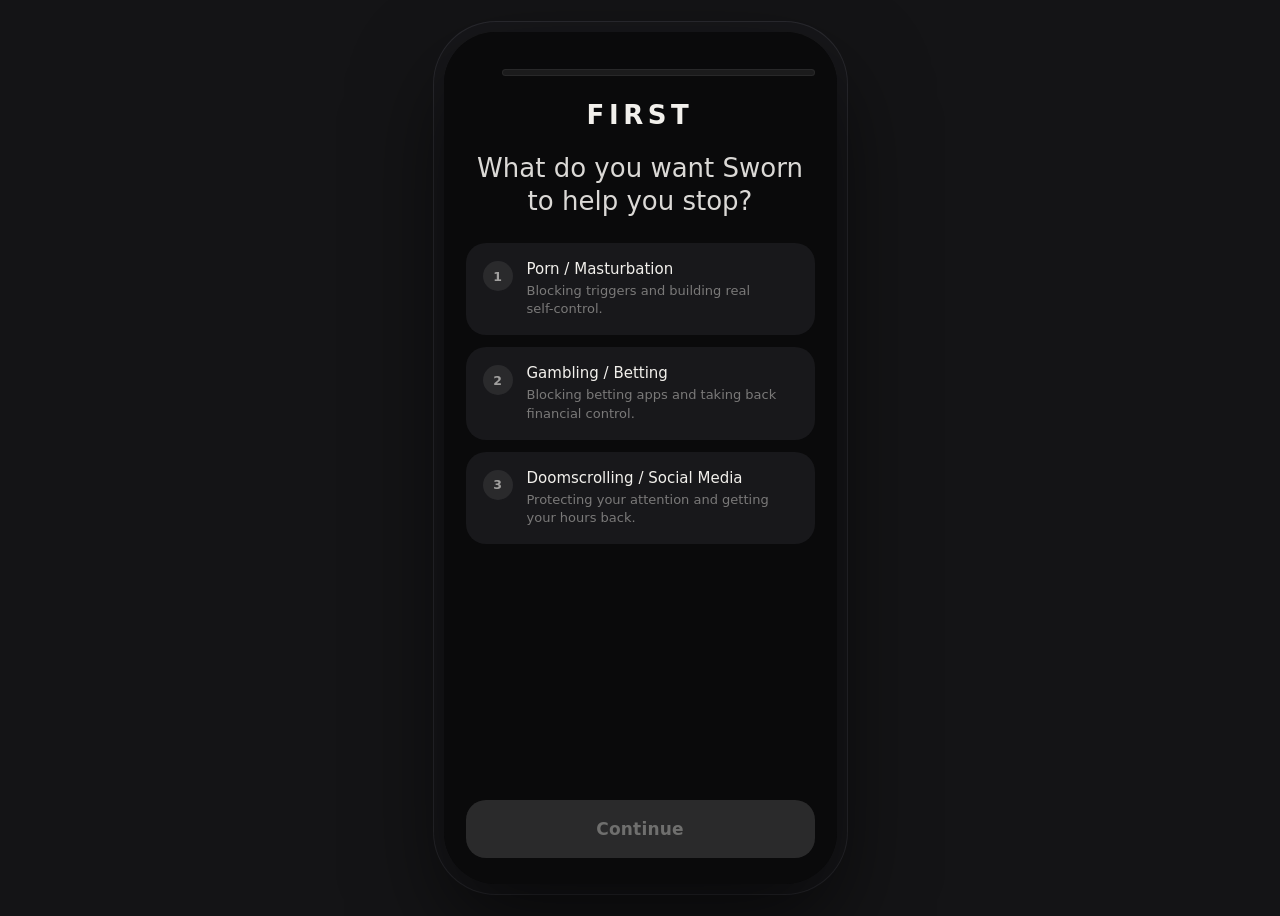
<file: index.html>
<!DOCTYPE html>
<html lang="en">
<head>
<meta charset="utf-8">
<!-- viewport-fit=cover is what makes env(safe-area-inset-*) non-zero on iOS.
     Without it every safe-area calculation below silently resolves to 0. -->
<meta name="viewport" content="width=device-width, initial-scale=1, maximum-scale=1, user-scalable=no, viewport-fit=cover">
<title>Sworn Onboarding</title>
<link rel="stylesheet" href="styles.css">
</head>
<body>

<div class="stage">
  <div class="phone" id="phone">
    <div class="phone__glow"></div>
    <div class="phone__noise"></div>

    <div id="chrome"></div>
    <div id="screen"></div>
  </div>
</div>

<script src="behavior.js"></script>
<script src="why.js"></script>
<script src="app.js"></script>
</body>
</html>
</file>
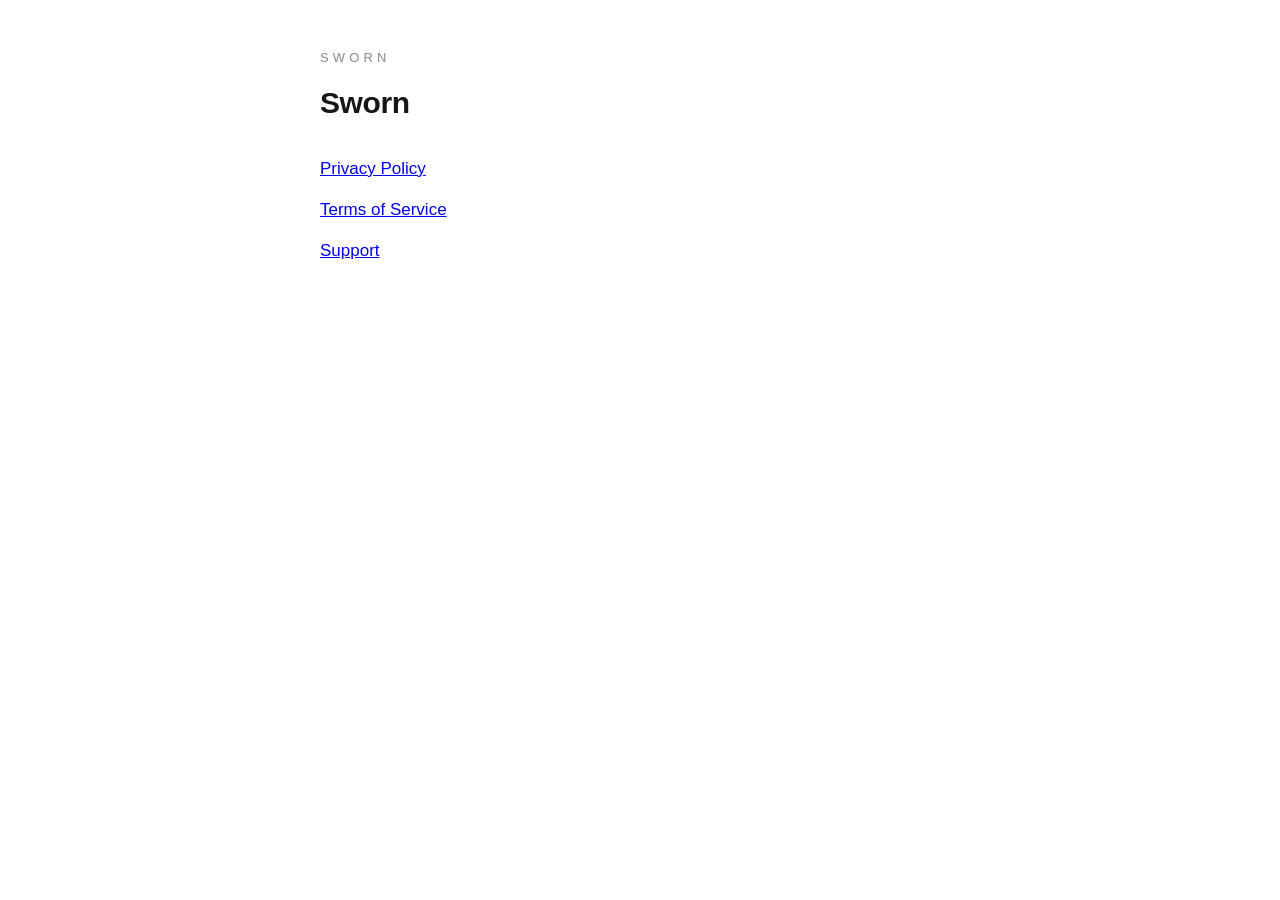
<file: docs/index.html>
<!doctype html>
<html lang="en"><head>
<meta charset="utf-8">
<meta name="viewport" content="width=device-width,initial-scale=1">
<title>Sworn — Sworn</title>
<style>
  :root { color-scheme: light dark; }
  body {
    margin: 0 auto; padding: 48px 22px 96px; max-width: 40rem;
    font: 17px/1.6 -apple-system, BlinkMacSystemFont, "Segoe UI", Roboto, sans-serif;
    background: #fff; color: #16161a;
  }
  @media (prefers-color-scheme: dark) { body { background: #0d0d0f; color: #ececf0; } }
  .brand { font-size: 13px; letter-spacing: .32em; text-transform: uppercase; opacity: .5; }
  h1 { font-size: 30px; letter-spacing: -.4px; margin: 10px 0 28px; }
  h3 { font-size: 18px; margin: 34px 0 8px; }
  p { margin: 0 0 14px; text-wrap: pretty; }
  .doc-meta { font-size: 14px; opacity: .55; }
  nav { margin-top: 56px; font-size: 15px; opacity: .7; }
  nav a { color: inherit; margin-right: 18px; }
</style>
</head><body>
<div class="brand">Sworn</div>
<h1>Sworn</h1>
<p><a href="privacy.html">Privacy Policy</a></p>
<p><a href="terms.html">Terms of Service</a></p>
<p><a href="support.html">Support</a></p>
<nav></nav>
</body></html>
</file>
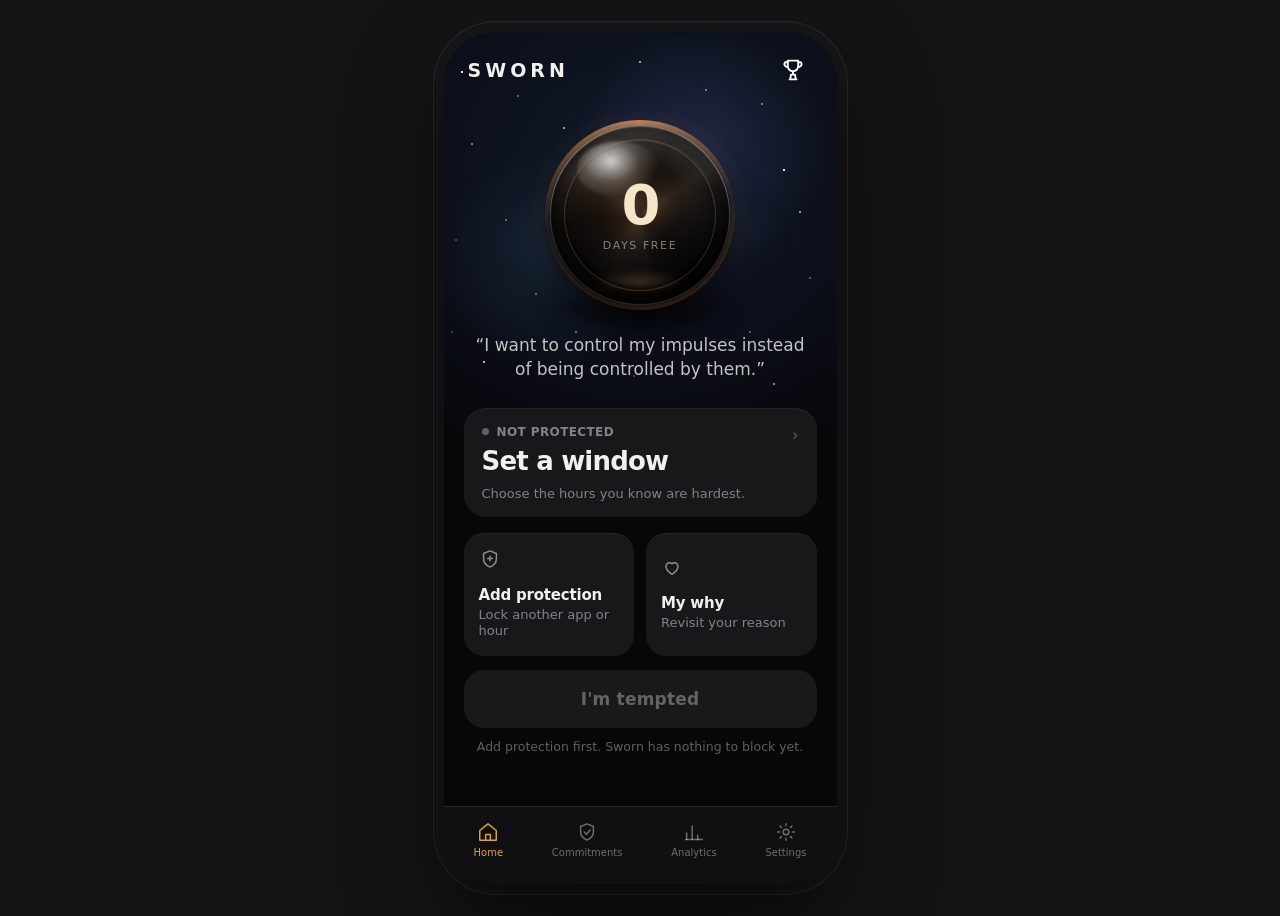
<file: home.html>
<!DOCTYPE html>
<html lang="en">
<head>
<meta charset="utf-8">
<meta name="viewport" content="width=device-width, initial-scale=1, maximum-scale=1, user-scalable=no, viewport-fit=cover">
<title>Sworn</title>
<link rel="stylesheet" href="styles.css">
<link rel="stylesheet" href="home.css">
</head>
<body>

<div class="stage">
  <div class="phone" id="phone">
    <div id="backdrop"></div>
    <div id="screen"></div>
    <div id="nav"></div>
    <div id="layer"></div>
  </div>
</div>

<script src="behavior.js"></script>
<script src="why.js"></script>
<!-- DEBUG builds only; stripped from the Release bundle. -->
<script>
/* dev.js is stripped from Release bundles; only ask for it when the debug
   flag says it exists, so shipped builds never log a failed load. */
if (window.__swornDebug === true || /[?&]debug=1\b/.test(location.search)) {
  document.write('<script src="dev.js"><\/script>');
}
</script>
<script src="home.js"></script>
</body>
</html>
</file>
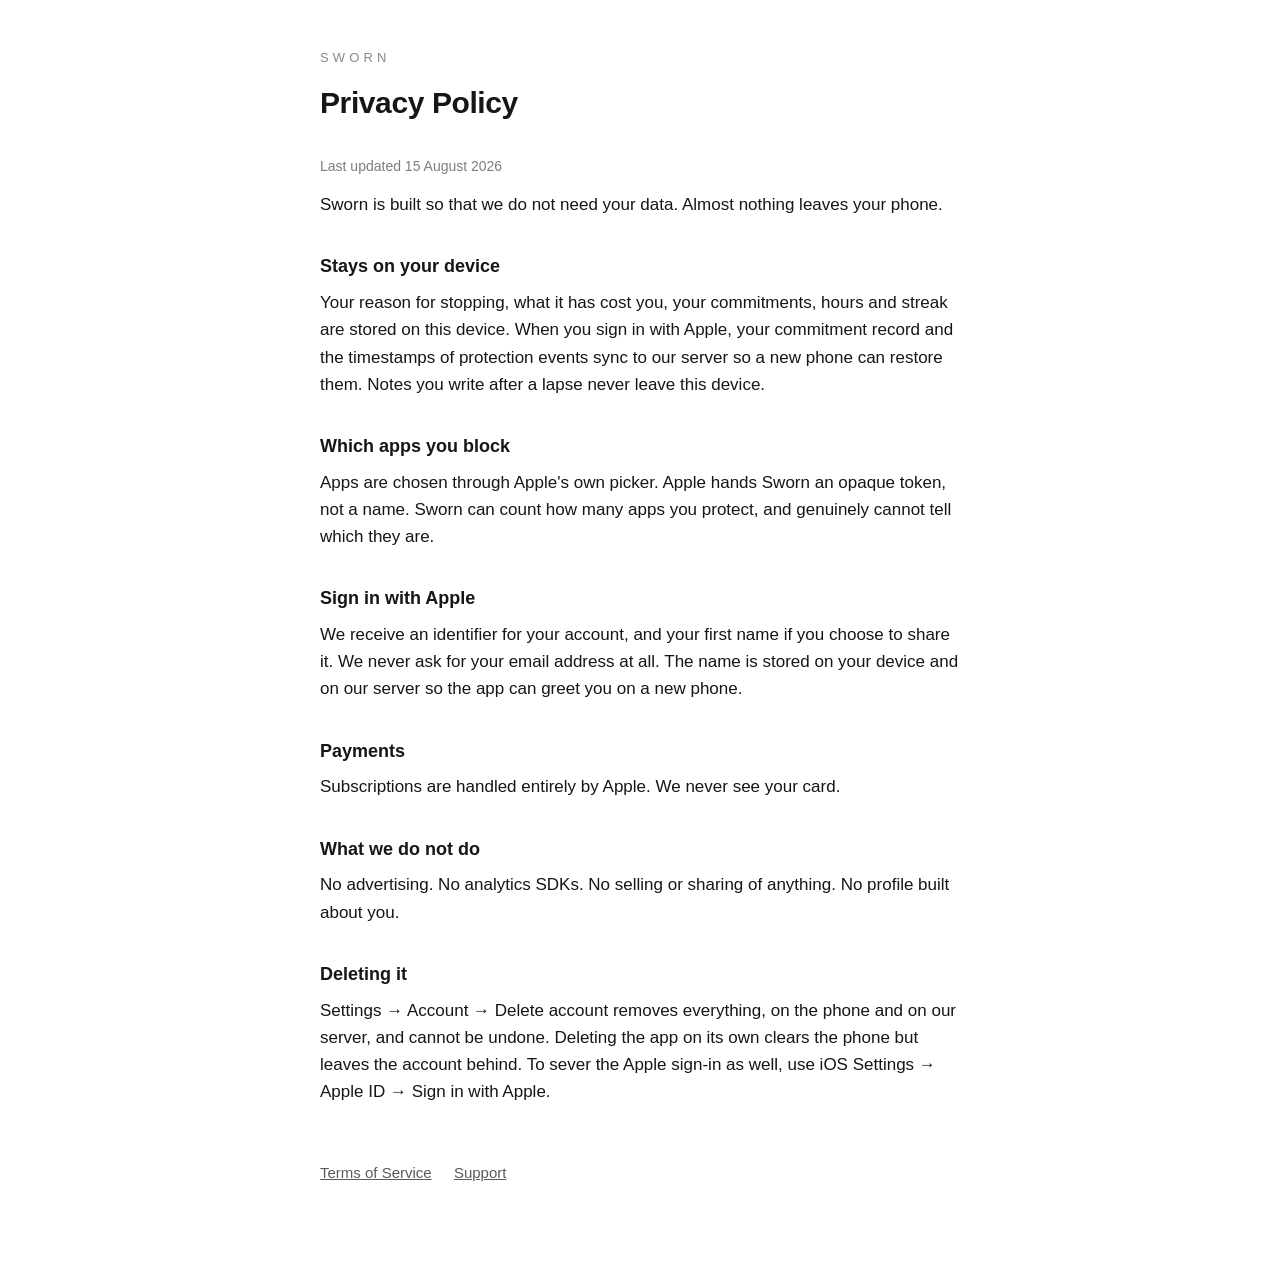
<file: docs/privacy.html>
<!doctype html>
<html lang="en"><head>
<meta charset="utf-8">
<meta name="viewport" content="width=device-width,initial-scale=1">
<title>Privacy Policy — Sworn</title>
<style>
  :root { color-scheme: light dark; }
  body {
    margin: 0 auto; padding: 48px 22px 96px; max-width: 40rem;
    font: 17px/1.6 -apple-system, BlinkMacSystemFont, "Segoe UI", Roboto, sans-serif;
    background: #fff; color: #16161a;
  }
  @media (prefers-color-scheme: dark) { body { background: #0d0d0f; color: #ececf0; } }
  .brand { font-size: 13px; letter-spacing: .32em; text-transform: uppercase; opacity: .5; }
  h1 { font-size: 30px; letter-spacing: -.4px; margin: 10px 0 28px; }
  h3 { font-size: 18px; margin: 34px 0 8px; }
  p { margin: 0 0 14px; text-wrap: pretty; }
  .doc-meta { font-size: 14px; opacity: .55; }
  nav { margin-top: 56px; font-size: 15px; opacity: .7; }
  nav a { color: inherit; margin-right: 18px; }
</style>
</head><body>
<div class="brand">Sworn</div>
<h1>Privacy Policy</h1>
<p class="doc-meta">Last updated 15 August 2026</p>
    <p>Sworn is built so that we do not need your data. Almost nothing leaves your phone.</p>
    <h3>Stays on your device</h3>
    <p>Your reason for stopping, what it has cost you, your commitments, hours and streak are stored on this device. When you sign in with Apple, your commitment record and the timestamps of protection events sync to our server so a new phone can restore them. Notes you write after a lapse never leave this device.</p>
    <h3>Which apps you block</h3>
    <p>Apps are chosen through Apple's own picker. Apple hands Sworn an opaque token, not a name. Sworn can count how many apps you protect, and genuinely cannot tell which they are.</p>
    <h3>Sign in with Apple</h3>
    <p>We receive an identifier for your account, and your first name if you choose to share it. We never ask for your email address at all. The name is stored on your device and on our server so the app can greet you on a new phone.</p>
    <h3>Payments</h3>
    <p>Subscriptions are handled entirely by Apple. We never see your card.</p>
    <h3>What we do not do</h3>
    <p>No advertising. No analytics SDKs. No selling or sharing of anything. No profile built about you.</p>
    <h3>Deleting it</h3>
    <p>Settings → Account → Delete account removes everything, on the phone and on our server, and cannot be undone. Deleting the app on its own clears the phone but leaves the account behind. To sever the Apple sign-in as well, use iOS Settings → Apple ID → Sign in with Apple.</p>
<nav><a href="terms.html">Terms of Service</a> <a href="support.html">Support</a></nav>
</body></html>
</file>
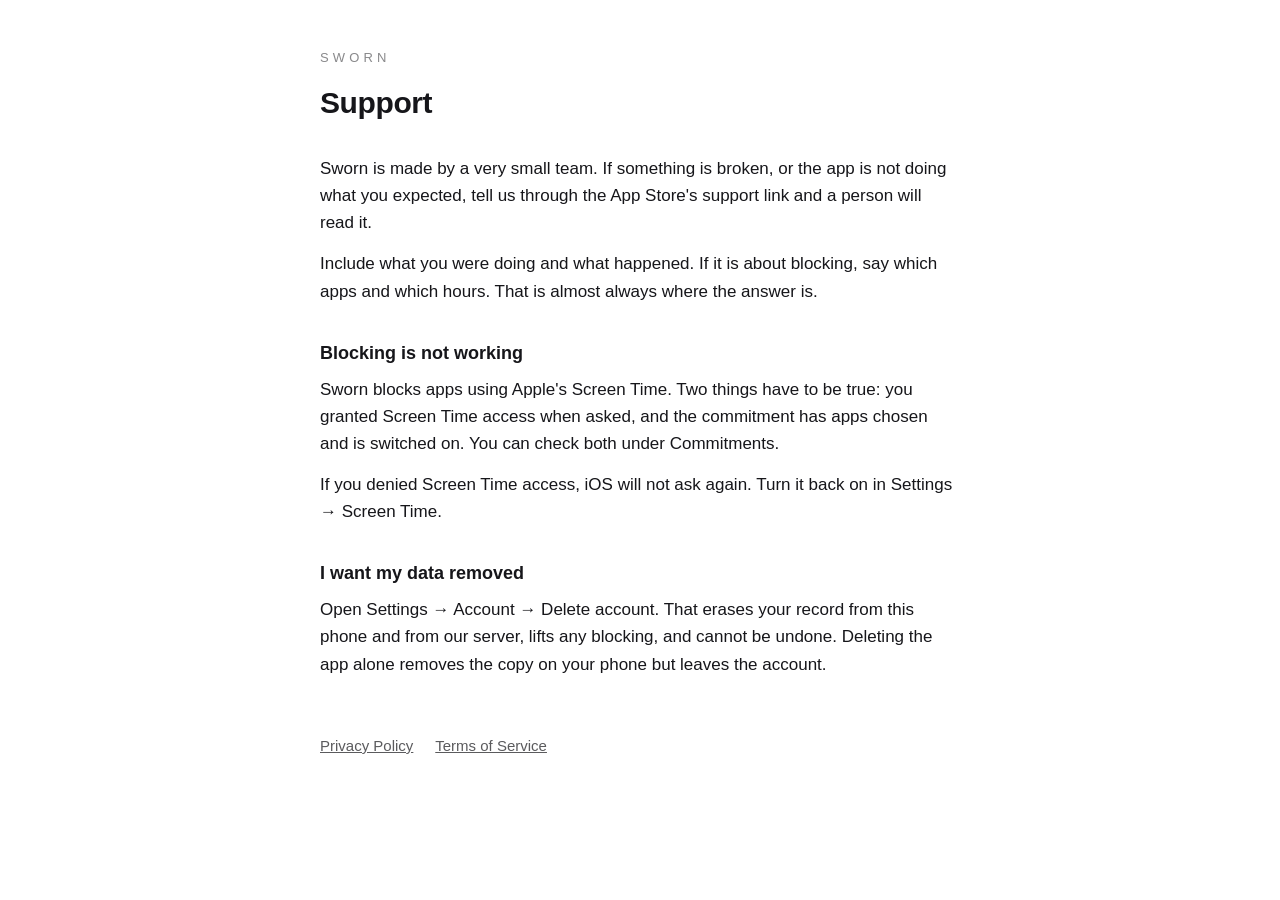
<file: docs/support.html>
<!doctype html>
<html lang="en"><head>
<meta charset="utf-8">
<meta name="viewport" content="width=device-width,initial-scale=1">
<title>Support — Sworn</title>
<style>
  :root { color-scheme: light dark; }
  body {
    margin: 0 auto; padding: 48px 22px 96px; max-width: 40rem;
    font: 17px/1.6 -apple-system, BlinkMacSystemFont, "Segoe UI", Roboto, sans-serif;
    background: #fff; color: #16161a;
  }
  @media (prefers-color-scheme: dark) { body { background: #0d0d0f; color: #ececf0; } }
  .brand { font-size: 13px; letter-spacing: .32em; text-transform: uppercase; opacity: .5; }
  h1 { font-size: 30px; letter-spacing: -.4px; margin: 10px 0 28px; }
  h3 { font-size: 18px; margin: 34px 0 8px; }
  p { margin: 0 0 14px; text-wrap: pretty; }
  .doc-meta { font-size: 14px; opacity: .55; }
  nav { margin-top: 56px; font-size: 15px; opacity: .7; }
  nav a { color: inherit; margin-right: 18px; }
</style>
</head><body>
<div class="brand">Sworn</div>
<h1>Support</h1>
<p>Sworn is made by a very small team. If something is broken, or the app is not doing what you expected, tell us through the App Store's support link and a person will read it.</p>
    <p>Include what you were doing and what happened. If it is about blocking, say which apps and which hours. That is almost always where the answer is.</p>
    <h3>Blocking is not working</h3>
    <p>Sworn blocks apps using Apple's Screen Time. Two things have to be true: you granted Screen Time access when asked, and the commitment has apps chosen and is switched on. You can check both under Commitments.</p>
    <p>If you denied Screen Time access, iOS will not ask again. Turn it back on in Settings → Screen Time.</p>
    <h3>I want my data removed</h3>
    <p>Open Settings → Account → Delete account. That erases your record from this phone and from our server, lifts any blocking, and cannot be undone. Deleting the app alone removes the copy on your phone but leaves the account.</p>
<nav><a href="privacy.html">Privacy Policy</a> <a href="terms.html">Terms of Service</a></nav>
</body></html>
</file>
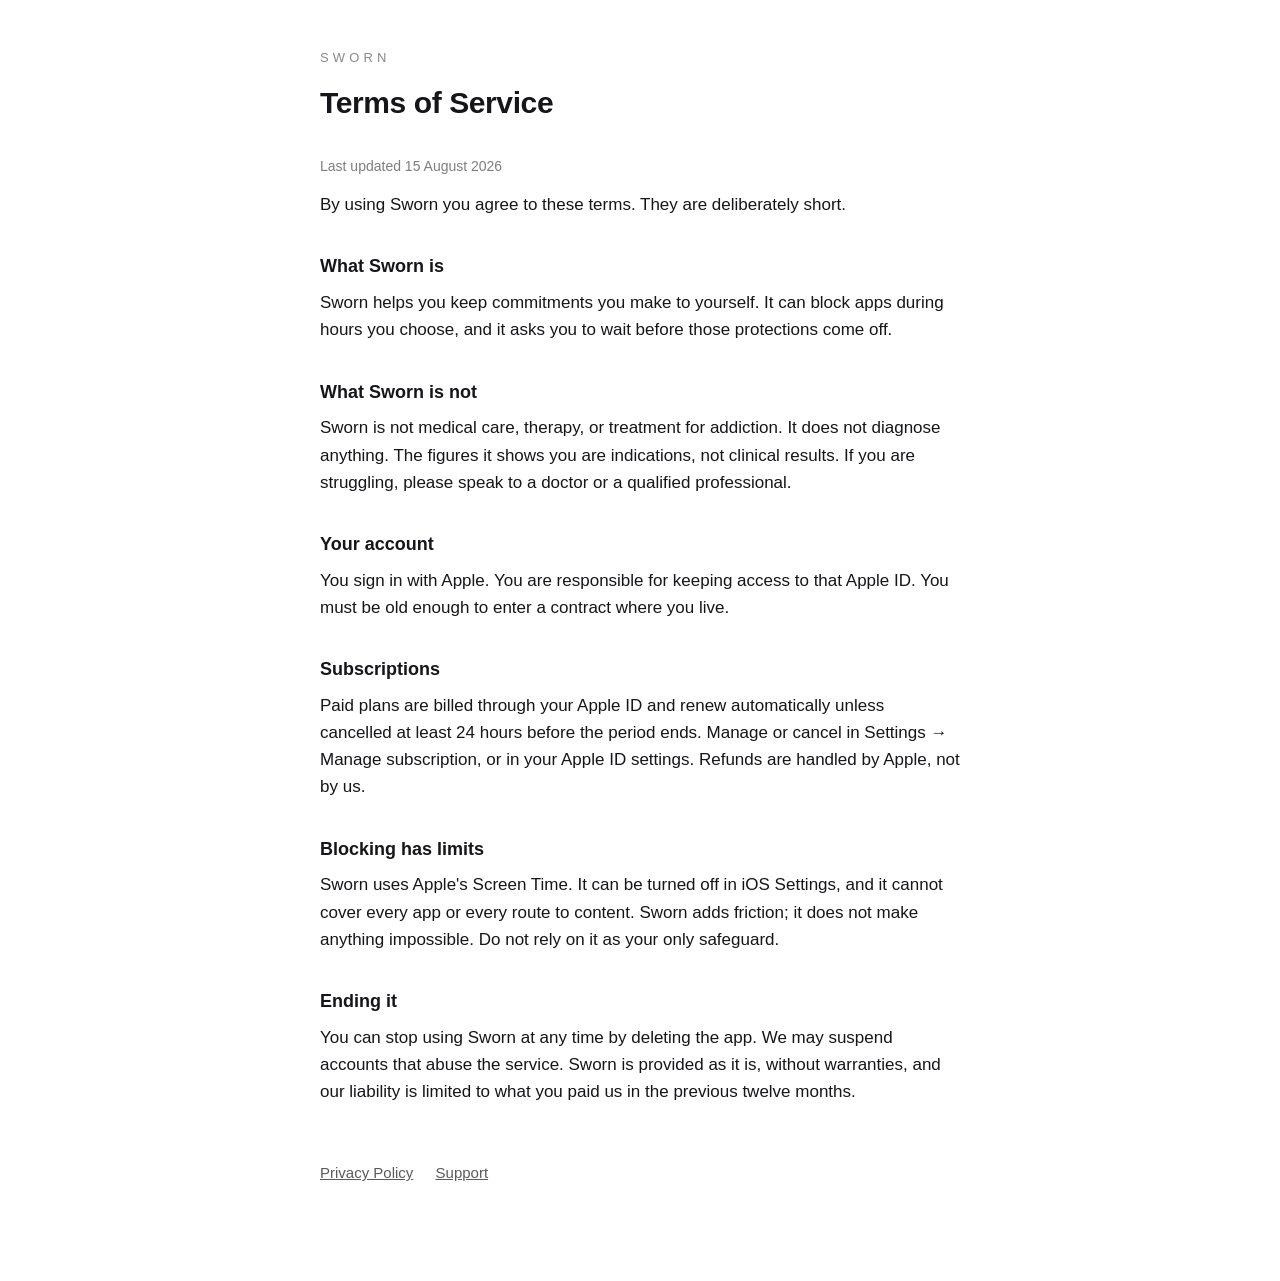
<file: docs/terms.html>
<!doctype html>
<html lang="en"><head>
<meta charset="utf-8">
<meta name="viewport" content="width=device-width,initial-scale=1">
<title>Terms of Service — Sworn</title>
<style>
  :root { color-scheme: light dark; }
  body {
    margin: 0 auto; padding: 48px 22px 96px; max-width: 40rem;
    font: 17px/1.6 -apple-system, BlinkMacSystemFont, "Segoe UI", Roboto, sans-serif;
    background: #fff; color: #16161a;
  }
  @media (prefers-color-scheme: dark) { body { background: #0d0d0f; color: #ececf0; } }
  .brand { font-size: 13px; letter-spacing: .32em; text-transform: uppercase; opacity: .5; }
  h1 { font-size: 30px; letter-spacing: -.4px; margin: 10px 0 28px; }
  h3 { font-size: 18px; margin: 34px 0 8px; }
  p { margin: 0 0 14px; text-wrap: pretty; }
  .doc-meta { font-size: 14px; opacity: .55; }
  nav { margin-top: 56px; font-size: 15px; opacity: .7; }
  nav a { color: inherit; margin-right: 18px; }
</style>
</head><body>
<div class="brand">Sworn</div>
<h1>Terms of Service</h1>
<p class="doc-meta">Last updated 15 August 2026</p>
    <p>By using Sworn you agree to these terms. They are deliberately short.</p>
    <h3>What Sworn is</h3>
    <p>Sworn helps you keep commitments you make to yourself. It can block apps during hours you choose, and it asks you to wait before those protections come off.</p>
    <h3>What Sworn is not</h3>
    <p>Sworn is not medical care, therapy, or treatment for addiction. It does not diagnose anything. The figures it shows you are indications, not clinical results. If you are struggling, please speak to a doctor or a qualified professional.</p>
    <h3>Your account</h3>
    <p>You sign in with Apple. You are responsible for keeping access to that Apple ID. You must be old enough to enter a contract where you live.</p>
    <h3>Subscriptions</h3>
    <p>Paid plans are billed through your Apple ID and renew automatically unless cancelled at least 24 hours before the period ends. Manage or cancel in Settings → Manage subscription, or in your Apple ID settings. Refunds are handled by Apple, not by us.</p>
    <h3>Blocking has limits</h3>
    <p>Sworn uses Apple's Screen Time. It can be turned off in iOS Settings, and it cannot cover every app or every route to content. Sworn adds friction; it does not make anything impossible. Do not rely on it as your only safeguard.</p>
    <h3>Ending it</h3>
    <p>You can stop using Sworn at any time by deleting the app. We may suspend accounts that abuse the service. Sworn is provided as it is, without warranties, and our liability is limited to what you paid us in the previous twelve months.</p>
<nav><a href="privacy.html">Privacy Policy</a> <a href="support.html">Support</a></nav>
</body></html>
</file>
<file: styles.css>
/* Sworn — onboarding
   Design tokens and components ported from "Sworn Onboarding.dc.html". */

:root {
  --bg: #0a0a0b;
  --ink: #f2f0ec;
  --gold: #d9a441;
  --gold-lt: #e7bc6a;
  --gold-dk: #c8933a;
  --cream: #f4e6c8;
  --on-gold: #1a1408;
  --gold-grad: linear-gradient(180deg, #e7bc6a, #c8933a);
  --sf: -apple-system, 'SF Pro Text', 'Helvetica Neue', system-ui, sans-serif;
  --card: #18181b;
  --card-on: #1f1f24;
  --green: #34c759;
  --line: rgba(255, 255, 255, .1);
  --surface: rgba(255, 255, 255, .042);
  --surface-bd: rgba(255, 255, 255, .075);
}

* { box-sizing: border-box; }

body {
  margin: 0;
  background: #141416;
  font-family: var(--sf);
  -webkit-font-smoothing: antialiased;
}

a { color: var(--gold); }
a:hover { color: var(--gold-lt); }

@keyframes rise {
  from { opacity: 0; transform: translateY(12px); }
  to   { opacity: 1; transform: none; }
}
@keyframes floaty {
  0%, 100% { transform: translateY(0); }
  50%      { transform: translateY(-10px); }
}

.anim-rise      { animation: rise .4s ease both; }
.anim-rise-fast { animation: rise .35s ease both; }

@media (prefers-reduced-motion: reduce) {
  *, *::before, *::after {
    animation-duration: .01ms !important;
    animation-iteration-count: 1 !important;
    transition-duration: .01ms !important;
  }
}

/* Selectable controls are real buttons — strip the UA chrome, keep the design. */
.opt, .age, .pickrow, .goal, .plan, .skip, .notlater,
.back-circle, .chrome__back, .slide__dot {
  font-family: inherit;
  font-size: inherit;
  color: inherit;
  margin: 0;
  -webkit-appearance: none;
  appearance: none;
  text-align: left;
}

:focus-visible {
  outline: 2px solid rgba(242, 240, 236, .6);
  outline-offset: 3px;
}

/* ---------------------------------------------------------------- shell */

.stage {
  min-height: 100vh;
  display: flex;
  align-items: center;
  justify-content: center;
  padding: 32px;
  background: #141416;
}

.phone {
  position: relative;
  flex: 0 0 393px;
  width: 393px;
  height: 852px;
  border-radius: 52px;
  overflow: hidden;
  background: var(--bg);
  box-shadow: 0 40px 90px rgba(0, 0, 0, .6), 0 0 0 10px #17171a, 0 0 0 11px #2a2a2f;
  color: var(--ink);

  /* The device draws the real status bar and home indicator; leave room for
     them. Both collapse to 0 in a desktop browser. */
  --safe-top: env(safe-area-inset-top, 0px);
  --safe-bottom: env(safe-area-inset-bottom, 0px);
}

.phone__glow {
  position: absolute;
  inset: 0;
  background: var(--bg);
}

/* On a real phone the drawn bezel is a phone inside a phone, and the fixed
   852px frame overflows the viewport — so bottom-anchored CTAs fall below the
   fold. At phone widths, drop the bezel and let the app fill the screen. */
@media (max-width: 520px) {
  .stage {
    padding: 0;
    min-height: 100dvh;
    align-items: stretch;
    background: var(--bg);
  }
  .phone {
    flex: 1 1 auto;
    width: 100%;
    height: 100dvh;
    border-radius: 0;
    box-shadow: none;
  }
}

.phone__noise {
  position: absolute;
  inset: 0;
  display: none;
}

/* Every screen lays itself out against the phone frame. */
.screen {
  position: absolute;
  left: 0;
  right: 0;
  bottom: 0;
}

.scroll {
  position: absolute;
  left: 0;
  right: 0;
  overflow-y: auto;
  scrollbar-width: none;
  padding: 0 22px;
}
.scroll::-webkit-scrollbar { display: none; }

/* ---------------------------------------------------------------- quiz chrome */

.chrome {
  position: relative;
  padding: calc(18px + var(--safe-top)) 22px 0;
  display: flex;
  align-items: center;
  gap: 14px;
}

.chrome__back {
  cursor: pointer;
  display: flex;
  align-items: center;
  background: none;
  border: 0;
  padding: 0;
}

.progress {
  flex: 1;
  height: 7px;
  border-radius: 99px;
  background: rgba(255, 255, 255, .07);
  border: 1px solid rgba(255, 255, 255, .06);
  overflow: hidden;
}

.progress__fill {
  height: 100%;
  border-radius: 99px;
  background: var(--gold);
  transition: width .25s ease;
}

.lang {
  padding: 6px 11px;
  border-radius: 999px;
  background: rgba(255, 255, 255, .06);
  border: 1px solid var(--line);
  font-size: 12px;
  font-weight: 700;
  letter-spacing: 1.4px;
}

/* ---------------------------------------------------------------- shared bits */

.back-circle {
  width: 38px;
  height: 38px;
  flex: 0 0 38px;
  border-radius: 50%;
  background: rgba(255, 255, 255, .06);
  border: 1px solid var(--line);
  display: flex;
  align-items: center;
  justify-content: center;
  cursor: pointer;
}

.topbar {
  display: flex;
  align-items: center;
  gap: 14px;
}

.topbar__title {
  flex: 1;
  text-align: center;
  margin-right: 38px;
  font-weight: 700;
}

.eyebrow {
  text-align: center;
  font-size: 26px;
  font-weight: 700;
  letter-spacing: 4.6px;
  line-height: 1;
}

/* Was Instrument Serif. The app dropped display faces entirely, so this is
   now just the quieter, larger voice in the system stack. */
.serif {
  font-family: var(--sf);
  font-weight: 400;
  letter-spacing: -.3px;
}

.cta {
  width: 100%;
  border: 0;
  cursor: pointer;
  padding: 19px;
  border-radius: 20px;
  background: var(--gold);
  color: #1a1408;
  font-family: var(--sf);
  font-size: 17px;
  font-weight: 600;
  letter-spacing: .2px;
}
.cta:hover { filter: brightness(1.06); }
/* Kept as a no-op so callers do not need editing; the app has no glows. */
.cta--glow {}
.cta--muted { background: rgba(242, 240, 236, .14); color: rgba(242, 240, 236, .35); }
.cta--cream { background: var(--ink); color: #0a0a0b; }

.footer-bar {
  position: absolute;
  left: 0;
  right: 0;
  bottom: 0;
  padding: 12px 22px 24px;
  background: linear-gradient(180deg, rgba(10, 10, 11, 0), rgba(10, 10, 11, .95) 40%);
}

.card {
  border-radius: 20px;
  background: var(--card);
  box-shadow: inset 0 1px 0 rgba(255, 255, 255, .05);
}

.field {
  width: 100%;
  display: block;
  padding: 17px 18px;
  border-radius: 16px;
  background: var(--card);
  border: 1px solid transparent;
  font-family: var(--sf);
  font-size: 15px;
  color: var(--ink);
  outline: none;
}
.field::placeholder { color: rgba(242, 240, 236, .35); }
.field:focus { border-color: rgba(242, 240, 236, .28); }

.field--pill {
  padding: 19px 22px;
  border-radius: 999px;
  background: rgba(255, 255, 255, .04);
}

.field--area {
  min-height: 112px;
  resize: none;
  line-height: 1.45;
}

.field-label {
  font-size: 12.5px;
  color: rgba(242, 240, 236, .45);
}

/* ---------------------------------------------------------------- question */

.q {
  top: calc(70px + var(--safe-top));
  display: flex;
  flex-direction: column;
  padding: 0 22px 26px;
}

.q__text {
  margin-top: 24px;
  text-align: center;
  font-family: var(--sf);
  font-size: 26px;
  line-height: 1.25;
  color: rgba(242, 240, 236, .9);
  text-wrap: pretty;
}

.q__options {
  margin-top: 30px;
  display: flex;
  flex-direction: column;
  gap: 12px;
}

.opt {
  display: flex;
  align-items: center;
  gap: 14px;
  padding: 14px 16px;
  border-radius: 999px;
  cursor: pointer;
  background: var(--card);
  border: 1px solid transparent;
}
.opt:hover { background: var(--card-on); }

.opt__n {
  width: 30px;
  height: 30px;
  flex: 0 0 30px;
  border-radius: 50%;
  display: flex;
  align-items: center;
  justify-content: center;
  font-size: 12.5px;
  font-weight: 700;
  background: rgba(255, 255, 255, .08);
  color: rgba(242, 240, 236, .6);
}

.opt__label {
  font-size: 15px;
  font-weight: 500;
}

/* The behaviour question carries a line of explanation under each choice, so
   the pill grows into a rounded card rather than staying a single-line row. */
.opt--tall {
  align-items: flex-start;
  border-radius: 20px;
  padding: 16px;
}
.opt--tall .opt__n { margin-top: 1px; }

.opt__stack {
  display: flex;
  flex-direction: column;
  gap: 4px;
}

.opt__note {
  font-size: 13px;
  line-height: 1.4;
  color: rgba(242, 240, 236, .45);
  text-wrap: pretty;
}
.opt.is-on .opt__note { color: rgba(242, 240, 236, .62); }

.opt.is-on { background: var(--card-on); border-color: rgba(242, 240, 236, .28); }
.opt.is-on .opt__label { color: var(--ink); }
.opt.is-on .opt__n { background: var(--ink); color: #0a0a0b; }

/* The sheet grammar from the app's Commitments page: rows that expand in
   place, like editing an alarm. */
.tile {
  display: block;
  width: 100%;
  padding: 17px 18px;
  border-radius: 18px;
  background: var(--card);
  box-shadow: inset 0 1px 0 rgba(255, 255, 255, .05);
  border: 0;
  font-family: inherit;
  font-size: 14.5px;
  color: var(--ink);
  text-align: left;
}
button.tile { cursor: pointer; -webkit-appearance: none; appearance: none; }

.tile--row { display: flex; align-items: center; justify-content: space-between; }

.tile__value { display: flex; align-items: center; gap: 8px; font-size: 14.5px; color: rgba(242, 240, 236, .55); }
.tile__chev { color: rgba(242, 240, 236, .35); transition: transform .2s ease; }
.tile--row.is-on .tile__chev { transform: rotate(90deg); }

/* An expanded row's editor, joined to the row above it. */
.tile--sub {
  margin-top: 6px;
  padding: 6px 8px;
  background: #141417;
}

.time-input {
  display: block;
  width: 100%;
  padding: 12px 10px;
  border: 0;
  background: none;
  color: var(--ink);
  font-family: inherit;
  font-size: 17px;
  color-scheme: dark;
  outline: none;
}

.nights { margin-top: 14px; display: flex; justify-content: space-between; gap: 6px; }

.night {
  width: 38px;
  height: 38px;
  border-radius: 50%;
  display: flex;
  align-items: center;
  justify-content: center;
  cursor: pointer;
  font-family: inherit;
  font-size: 12.5px;
  font-weight: 700;
  background: transparent;
  border: 1px solid rgba(255, 255, 255, .16);
  color: rgba(242, 240, 236, .5);
  padding: 0;
  -webkit-appearance: none;
  appearance: none;
}
.night.is-on { background: rgba(242, 240, 236, .9); border-color: rgba(242, 240, 236, .9); color: #0f0f11; }

.cta-hold {
  position: relative;
  overflow: hidden;
  -webkit-touch-callout: none;
  -webkit-user-select: none;
  user-select: none;
}

.cta-hold__fill {
  position: absolute;
  inset: 0;
  background: #fff;
  transform: scaleX(0);
  transform-origin: left center;
  transition: transform .18s ease;
  pointer-events: none;
}
.cta-hold.is-holding .cta-hold__fill { transform: scaleX(1); transition: transform .9s linear; }

.cta-hold__label { position: relative; }

.skip {
  margin-top: auto;
  width: 100%;
  text-align: center;
  font-size: 14px;
  font-weight: 600;
  color: rgba(242, 240, 236, .34);
  cursor: pointer;
  background: none;
  border: 0;
  padding: 0;
}

/* ---------------------------------------------------------------- finally */

.finally { top: calc(70px + var(--safe-top)); display: flex; flex-direction: column; padding: 0 22px 30px; }

.ages {
  margin-top: 10px;
  display: flex;
  flex-wrap: wrap;
  gap: 10px;
}

.age {
  padding: 14px 20px;
  border-radius: 14px;
  cursor: pointer;
  font-size: 15px;
  font-weight: 600;
  background: var(--card);
  border: 1px solid transparent;
  color: var(--ink);
}
.age.is-on { background: rgba(242, 240, 236, .9); border-color: transparent; color: #0f0f11; }

/* ---------------------------------------------------------------- calculating */

.calc {
  top: 0;
  display: flex;
  flex-direction: column;
  align-items: center;
  justify-content: center;
  padding: 0 30px;
}

.ring {
  position: relative;
  width: 210px;
  height: 210px;
  margin-top: -40px;
  border-radius: 50%;
  display: flex;
  align-items: center;
  justify-content: center;

}

.ring__hole {
  position: absolute;
  inset: 12px;
  border-radius: 50%;
  background: var(--bg);
}

.ring__pct {
  position: relative;
  font-family: var(--sf);
  font-size: 62px;
  color: var(--cream);
}

/* ---------------------------------------------------------------- analysis */

.analysis { top: calc(22px + var(--safe-top)); display: flex; flex-direction: column; padding: 0 22px 28px; }

.check-badge {
  border-radius: 50%;
  background: var(--gold);
  display: flex;
  align-items: center;
  justify-content: center;
}

.bars {
  margin-top: 20px;
  display: flex;
  align-items: flex-end;
  justify-content: center;
  gap: 26px;
}

.bar-col {
  display: flex;
  flex-direction: column;
  align-items: center;
  gap: 10px;
}

/* Both columns share one 152px track, and each fill's height is set inline
   from the computed value, so the chart is drawn to scale. */
.bar-track {
  width: 86px;
  height: 152px;
  border-radius: 16px;
  background: rgba(255, 255, 255, .05);
  border: 1px solid rgba(255, 255, 255, .08);
  display: flex;
  align-items: flex-end;
}

.bar-you {
  width: 100%;
  min-height: 52px;
  border-radius: 15px;
  background: var(--gold);
  display: flex;
  justify-content: center;
  padding-top: 12px;
  font-size: 25px;
  font-weight: 600;
  color: #1a1408;
}

.bar-avg__fill {
  width: 100%;
  min-height: 48px;
  border-radius: 15px;
  background: rgba(255, 255, 255, .16);
  display: flex;
  justify-content: center;
  padding-top: 10px;
  font-size: 23px;
  font-weight: 600;
  color: rgba(242, 240, 236, .8);
}

.bar-label { font-size: 12.5px; font-weight: 600; }
.bar-label--dim { color: rgba(242, 240, 236, .6); }

/* ---------------------------------------------------------------- symptoms */

.symptoms { top: calc(22px + var(--safe-top)); }

.banner {
  padding: 17px;
  border-radius: 20px;
  background: var(--card);
  color: rgba(242, 240, 236, .78);
  font-size: 15.5px;
  font-weight: 600;
  line-height: 1.35;
  text-wrap: pretty;
}

.group-name {
  margin-top: 20px;
  font-size: 13px;
  font-weight: 700;
  letter-spacing: 2.4px;
  color: rgba(242, 240, 236, .55);
}

.group-items {
  margin-top: 11px;
  display: flex;
  flex-direction: column;
  gap: 10px;
}

.pickrow {
  display: flex;
  align-items: center;
  gap: 13px;
  padding: 14px 16px;
  border-radius: 22px;
  cursor: pointer;
  background: var(--card);
  border: 1px solid transparent;
  color: rgba(242, 240, 236, .92);
}
.pickrow.is-on { background: var(--card-on); color: var(--ink); }

.dot {
  width: 22px;
  height: 22px;
  flex: 0 0 22px;
  border-radius: 50%;
  border: 1.6px solid rgba(255, 255, 255, .28);
  background: transparent;
}
.pickrow.is-on .dot,
.goal.is-on .dot {
  border-color: var(--green);
  background: var(--green);
}

.pickrow__label { font-size: 14.5px; line-height: 1.3; }

/* ---------------------------------------------------------------- slides */

.slide {
  top: calc(18px + var(--safe-top));
  display: flex;
  flex-direction: column;
  align-items: center;
  padding: 0 26px 28px;
}

.slide__bars { display: flex; gap: 7px; align-items: center; }
.slide__bar { height: 6px; border-radius: 99px; transition: width .3s ease; }

.wordmark { font-size: 15px; font-weight: 700; letter-spacing: 6px; }

.orb {
  margin-top: 44px;
  width: 186px;
  height: 186px;
  border-radius: 50%;
  display: flex;
  align-items: center;
  justify-content: center;
  border: 1px solid rgba(255, 255, 255, .1);
  background: var(--card) !important;
  box-shadow: none !important;
}

.orb__glyph {
  font-size: 58px;
  font-weight: 700;
  letter-spacing: -2px;
  color: rgba(244, 230, 200, .9);
}

.slide__title {
  margin-top: 44px;
  text-align: center;
  font-size: 24px;
  font-weight: 700;
  letter-spacing: 3.4px;
  line-height: 1.2;
}

.slide__body {
  margin-top: 16px;
  text-align: center;
  font-family: var(--sf);
  font-size: 20px;
  line-height: 1.4;
  color: rgba(242, 240, 236, .62);
  text-wrap: pretty;
}

.press {
  margin-top: 22px;
  display: flex;
  gap: 18px;
  align-items: center;
  font-size: 12px;
  font-weight: 700;
  letter-spacing: 1.6px;
  color: rgba(242, 240, 236, .4);
}

.slide__dots { margin-top: auto; display: flex; gap: 8px; }
.slide__dot { width: 8px; height: 8px; border-radius: 50%; cursor: pointer; border: 0; padding: 0; }

/* ---------------------------------------------------------------- goals */

.goals { top: calc(22px + var(--safe-top)); }
.why { top: calc(22px + var(--safe-top)); }

.goal {
  display: flex;
  align-items: center;
  gap: 14px;
  padding: 16px;
  border-radius: 22px;
  cursor: pointer;
  background: var(--card);
  border: 1px solid transparent;
}
.goal.is-on { background: var(--card-on); }

.goal__label { flex: 1; font-size: 15px; font-weight: 600; line-height: 1.25; }

.goal .dot { width: 24px; height: 24px; flex: 0 0 24px; border-color: rgba(255, 255, 255, .25); }

/* ---------------------------------------------------------------- benefits */

.benefits { top: calc(22px + var(--safe-top)); }

.quote-head {
  margin-top: 18px;
  display: flex;
  align-items: center;
  gap: 12px;
}

.avatar {
  width: 44px;
  height: 44px;
  border-radius: 50%;
  background: radial-gradient(circle at 38% 30%, #2a2418, #111113);
  border: 1px solid rgba(255, 255, 255, .12);
}

/* ---------------------------------------------------------------- path */

.path { top: calc(22px + var(--safe-top)); display: flex; flex-direction: column; padding: 0 22px 28px; }

.legend {
  margin-top: 12px;
  display: flex;
  justify-content: center;
  gap: 20px;
  font-size: 13.5px;
  font-weight: 600;
}
.legend span { display: flex; align-items: center; gap: 7px; }
.legend .swatch { width: 8px; height: 8px; border-radius: 50%; }
.legend .dim { color: rgba(242, 240, 236, .5); }

/* ---------------------------------------------------------------- rating */

.rating { top: calc(22px + var(--safe-top)); display: flex; flex-direction: column; padding: 0 22px 28px; }

.stars { display: flex; justify-content: center; gap: 6px; }

.facepile { display: flex; }
.facepile div {
  width: 30px;
  height: 30px;
  border-radius: 50%;
  border: 1.5px solid var(--bg);
}
.facepile div + div { margin-left: -10px; }

.reviews {
  margin-top: 22px;
  display: grid;
  grid-template-columns: 1fr 1fr;
  gap: 11px;
}

.review {
  padding: 14px;
  border-radius: 18px;
  background: var(--card);
  box-shadow: inset 0 1px 0 rgba(255, 255, 255, .05);
}

.review__initial {
  width: 26px;
  height: 26px;
  border-radius: 50%;
  background: rgba(255, 255, 255, .08);
  border: 0;
  display: flex;
  align-items: center;
  justify-content: center;
  font-size: 11px;
  font-weight: 700;
  color: rgba(242, 240, 236, .7);
}

/* ---------------------------------------------------------------- referral / notify */

.referral { top: calc(22px + var(--safe-top)); display: flex; flex-direction: column; padding: 0 22px 28px; }

.notify {
  top: calc(22px + var(--safe-top));
  display: flex;
  flex-direction: column;
  align-items: center;
  padding: 0 26px 28px;
}

.notlater {
  margin-top: 16px;
  font-size: 14px;
  font-weight: 600;
  color: rgba(242, 240, 236, .38);
  cursor: pointer;
  background: none;
  border: 0;
  padding: 0;
}

/* ---------------------------------------------------------------- plan ready */

.ready__bg {
  position: absolute;
  inset: 0;
  background: var(--bg);
}

.ready {
  top: calc(22px + var(--safe-top));
  display: flex;
  flex-direction: column;
  align-items: center;
  padding: 0 26px 26px;
}

.date-pill {
  margin-top: 14px;
  padding: 15px 34px;
  border-radius: 999px;
  background: var(--cream);
  color: var(--on-gold);
  font-size: 21px;
  font-weight: 700;
}

.rule { margin-top: 30px; width: 120px; height: 1px; background: rgba(255, 255, 255, .14); }

/* ---------------------------------------------------------------- paywall */

.paywall { top: calc(10px + var(--safe-top)); }

/* The graph draws itself left to right; the marks land once it has. */
.path-draw {
  stroke-dasharray: 1;
  stroke-dashoffset: 1;
  animation: path-draw 1.7s ease-out forwards;
}
@keyframes path-draw { to { stroke-dashoffset: 0; } }

.path-pop {
  opacity: 0;
  animation: path-pop .45s ease-out 1.7s forwards;
}
@keyframes path-pop { to { opacity: 1; } }

.plan {
  margin-top: 11px;
  width: 100%;
  padding: 15px 16px;
  border-radius: 16px;
  cursor: pointer;
  display: flex;
  align-items: center;
  justify-content: space-between;
  background: var(--card);
  border: 1.6px solid rgba(255, 255, 255, .1);
  font-family: inherit;
  color: var(--ink);
  -webkit-appearance: none;
  appearance: none;
}
.plan.is-on { border-color: #e7bc6a; background: var(--card-on); }

.plan__radio {
  width: 22px;
  height: 22px;
  border-radius: 50%;
  border: 1.6px solid rgba(255, 255, 255, .3);
  display: flex;
  align-items: center;
  justify-content: center;
}
.plan__radio i {
  width: 11px;
  height: 11px;
  border-radius: 50%;
  background: transparent;
}
.plan.is-on .plan__radio { border-color: #e7bc6a; }
.plan.is-on .plan__radio i { background: #e7bc6a; }

.plan__note { margin-top: 2px; font-size: 12px; color: rgba(242, 240, 236, .45); }

/* ---------------------------------------------------------------- commitment arc */

.reflect {
  top: calc(22px + var(--safe-top));
  display: flex;
  flex-direction: column;
  padding: 0 24px 28px;
}

.commit {
  top: calc(22px + var(--safe-top));
  display: flex;
  flex-direction: column;
  padding: 0 24px 28px;
}

.field--tall { min-height: 168px; }

.terms { margin-top: 30px; display: flex; flex-direction: column; gap: 16px; }

.term { display: flex; gap: 14px; align-items: flex-start; }

.term__icon {
  flex: 0 0 40px;
  height: 40px;
  border-radius: 12px;
  background: rgba(255, 255, 255, .06);
  border: 0;
  display: flex;
  align-items: center;
  justify-content: center;
}

.term__text {
  flex: 1;
  padding-top: 3px;
  font-size: 14.5px;
  line-height: 1.45;
  color: rgba(242, 240, 236, .78);
  text-wrap: pretty;
}

/* ---------------------------------------------------------------- scheduled protection */

.protect { top: calc(22px + var(--safe-top)); }

.window-row {
  margin-top: 22px;
  display: flex;
  align-items: center;
  gap: 12px;
}

.window-cell {
  flex: 1;
  display: block;
  padding: 14px 16px;
  border-radius: 16px;
  background: rgba(255, 255, 255, .045);
  border: 1px solid var(--line);
  cursor: pointer;
}

.window-cell__label {
  display: block;
  font-size: 10px;
  letter-spacing: 2px;
  font-weight: 700;
  color: rgba(242, 240, 236, .4);
}

.window-time {
  display: block;
  width: 100%;
  margin-top: 6px;
  padding: 0;
  border: 0;
  background: none;
  color: var(--ink);
  font-family: var(--sf);
  font-size: 22px;
  font-weight: 700;
  color-scheme: dark;
  outline: none;
}

.window-dash { font-size: 20px; color: rgba(242, 240, 236, .35); }

.protect-summary {
  margin-top: 26px;
  padding: 18px;
  border-radius: 20px;
  background: var(--card);
  border: 0;
  text-align: center;
}

.protect-summary__win { font-size: 24px; font-weight: 700; letter-spacing: 1px; color: var(--cream); }
.protect-summary__apps { margin-top: 7px; font-size: 14px; color: rgba(242, 240, 236, .7); }
.protect-summary__note { margin-top: 10px; font-size: 12.5px; color: rgba(242, 240, 236, .45); }

/* ---------------------------------------------------------------- realization */

.realize {
  top: calc(22px + var(--safe-top));
  display: flex;
  flex-direction: column;
  padding: 0 26px 28px;
}

.realize__title {
  margin-top: 46px;
  font-family: var(--sf);
  font-size: 34px;
  line-height: 1.2;
  color: var(--cream);
  text-wrap: pretty;
}

.realize__body {
  margin-top: 24px;
  font-size: 16.5px;
  line-height: 1.6;
  color: rgba(242, 240, 236, .68);
  text-wrap: pretty;
}

/* ---------------------------------------------------------------- device insets

   Every bottom-anchored element keeps its designed spacing until the home
   indicator needs more room, then yields to it. Without this the CTAs sit
   under the indicator on any modern iPhone. */

.q, .finally, .analysis, .slide, .path, .rating, .referral,
.notify, .ready, .reflect, .commit, .realize, .protect, .why, .symptoms, .goals, .benefits {
  padding-bottom: max(26px, var(--safe-bottom));
}

.footer-bar { padding-bottom: max(24px, var(--safe-bottom)); }

/* The quiz chrome's back arrow is a 22px glyph; give it a real tap target
   without moving anything around it. */
.chrome__back {
  width: 44px;
  height: 44px;
  margin-left: -11px;
  margin-right: -11px;
  justify-content: center;
}

/* Apple's app picker is native, so onboarding shows a row that opens it
   rather than a list Sworn could never actually act on. */
.picker-row {
  margin-top: 11px;
  width: 100%;
  display: flex;
  align-items: center;
  justify-content: space-between;
  padding: 17px 18px;
  border: 0;
  border-radius: 16px;
  background: var(--card);
  color: var(--ink);
  font-family: var(--sf);
  font-size: 15px;
  font-weight: 600;
  cursor: pointer;
}

.picker-row__value {
  display: flex;
  align-items: center;
  gap: 8px;
  font-weight: 400;
  color: rgba(242, 240, 236, .55);
}

.picker-note {
  margin-top: 9px;
  font-size: 12.5px;
  line-height: 1.45;
  color: rgba(242, 240, 236, .38);
}

.chev { color: rgba(242, 240, 236, .3); font-size: 17px; }

/* The analysis already has one gold element in the score bar. */
.check-badge--plain { background: rgba(255, 255, 255, .14); }
.check-badge--plain svg { stroke: var(--ink); }

/* Something the user needs to know before they can go on. */
.sheet-error {
  padding: 12px 14px;
  border-radius: 14px;
  background: rgba(214, 84, 74, .12);
  border: 1px solid rgba(214, 84, 74, .3);
  font-size: 13px;
  line-height: 1.45;
  color: #e88178;
  text-wrap: pretty;
}

/* The time value is the control: tapping it opens the system wheel, so no
   expanding row underneath is needed to change it. */
.tile-time {
  border: 0;
  padding: 0;
  background: none;
  font-family: var(--sf, inherit);
  font-size: 14.5px;
  color: rgba(242, 240, 236, .55);
  color-scheme: dark;
  text-align: right;
  outline: none;
  -webkit-appearance: none;
  appearance: none;
}
label.tile { display: flex; align-items: center; justify-content: space-between; cursor: pointer; }
</file>
<file: home.css>
/* Sworn — main app (home, commitments, analytics, settings, achievements).
   Ported from the Claude Design source "Sworn Home.dc.html".
   Shares the stage/phone frame with styles.css; everything else is local. */

:root {
  --sf: -apple-system, 'SF Pro Text', 'Helvetica Neue', system-ui, sans-serif;
  --space: #07070a;
  --card: #18181b;
  --card-hi: #1d1d21;
  --chip: #26262a;
  --chip-2: #222226;
  --sheet: #1c1c1e;
  --hair: rgba(255, 255, 255, .09);
  --green: #34c759;
  --green-tx: #5ed17f;
  --label: rgba(235, 235, 245, .5);
  --label-dim: rgba(235, 235, 245, .45);
  --label-faint: rgba(235, 235, 245, .32);
}

/* v2 drops the web fonts for the system stack. */
body { font-family: var(--sf); }
.stage { background: #141416; }

.phone {
  color: var(--ink);
  --nav-h: calc(52px + max(26px, var(--safe-bottom)));
}

@keyframes sealbreath {
  0%, 100% { transform: scale(1); opacity: .85; }
  50%      { transform: scale(1.06); opacity: 1; }
}

/* Rows and tiles are buttons — strip UA chrome, keep the design. */
.navbtn, .card, .tile, .row, .night, .switch, .icon-btn,
.pill-btn, .sheet-btn, .oath__head, .seal-btn {
  font-family: inherit;
  font-size: inherit;
  color: inherit;
  margin: 0;
  -webkit-appearance: none;
  appearance: none;
  text-align: left;
}

/* ---------------------------------------------------------------- backdrop */

#backdrop { position: absolute; inset: 0; }

.bd-flat { position: absolute; inset: 0; background: var(--bg); }
.bd-base { position: absolute; inset: 0; background: var(--space); }

.bd-nebula {
  position: absolute;
  left: 0;
  right: 0;
  top: 0;
  height: 520px;
  background: radial-gradient(120% 78% at 50% 26%, #121a2b 0%, #0c0f1a 45%, #07070a 78%);
}

.bd-clouds {
  position: absolute;
  left: 0;
  right: 0;
  top: 0;
  height: 520px;
  background:
    radial-gradient(46% 34% at 66% 22%, rgba(94, 110, 180, .2) 0%, rgba(0, 0, 0, 0) 70%),
    radial-gradient(40% 30% at 26% 44%, rgba(70, 120, 150, .14) 0%, rgba(0, 0, 0, 0) 72%);
  filter: blur(6px);
}

.bd-stars-a, .bd-stars-b {
  position: absolute;
  left: 0;
  right: 0;
  top: 0;
  height: 520px;
  background-repeat: no-repeat;
}

.bd-stars-a {
  background-image:
    radial-gradient(1.4px 1.4px at 18px 40px, rgba(255,255,255,.9) 50%, rgba(0,0,0,0)),
    radial-gradient(1.2px 1.2px at 120px 96px, rgba(255,255,255,.7) 50%, rgba(0,0,0,0)),
    radial-gradient(1px 1px at 262px 58px, rgba(255,255,255,.75) 50%, rgba(0,0,0,0)),
    radial-gradient(1.6px 1.6px at 340px 138px, rgba(255,255,255,.85) 50%, rgba(0,0,0,0)),
    radial-gradient(1px 1px at 62px 188px, rgba(255,255,255,.6) 50%, rgba(0,0,0,0)),
    radial-gradient(1.3px 1.3px at 208px 232px, rgba(255,255,255,.7) 50%, rgba(0,0,0,0)),
    radial-gradient(1px 1px at 306px 300px, rgba(255,255,255,.55) 50%, rgba(0,0,0,0)),
    radial-gradient(1.5px 1.5px at 40px 330px, rgba(255,255,255,.7) 50%, rgba(0,0,0,0)),
    radial-gradient(1.1px 1.1px at 158px 384px, rgba(255,255,255,.5) 50%, rgba(0,0,0,0)),
    radial-gradient(1px 1px at 284px 420px, rgba(255,255,255,.45) 50%, rgba(0,0,0,0)),
    radial-gradient(1.2px 1.2px at 96px 452px, rgba(255,255,255,.4) 50%, rgba(0,0,0,0)),
    radial-gradient(1px 1px at 366px 246px, rgba(255,255,255,.5) 50%, rgba(0,0,0,0));
}

.bd-stars-b {
  background-image:
    radial-gradient(1px 1px at 74px 64px, rgba(255,255,255,.5) 50%, rgba(0,0,0,0)),
    radial-gradient(1.3px 1.3px at 196px 30px, rgba(255,255,255,.65) 50%, rgba(0,0,0,0)),
    radial-gradient(1px 1px at 248px 124px, rgba(255,255,255,.45) 50%, rgba(0,0,0,0)),
    radial-gradient(1.1px 1.1px at 318px 72px, rgba(255,255,255,.6) 50%, rgba(0,0,0,0)),
    radial-gradient(1.2px 1.2px at 28px 112px, rgba(255,255,255,.55) 50%, rgba(0,0,0,0)),
    radial-gradient(1px 1px at 150px 142px, rgba(255,255,255,.4) 50%, rgba(0,0,0,0)),
    radial-gradient(1.3px 1.3px at 356px 180px, rgba(255,255,255,.6) 50%, rgba(0,0,0,0)),
    radial-gradient(1.1px 1.1px at 92px 262px, rgba(255,255,255,.5) 50%, rgba(0,0,0,0)),
    radial-gradient(1px 1px at 236px 168px, rgba(255,255,255,.42) 50%, rgba(0,0,0,0)),
    radial-gradient(1.4px 1.4px at 276px 214px, rgba(255,255,255,.7) 50%, rgba(0,0,0,0)),
    radial-gradient(1px 1px at 12px 208px, rgba(255,255,255,.38) 50%, rgba(0,0,0,0)),
    radial-gradient(1.2px 1.2px at 132px 300px, rgba(255,255,255,.5) 50%, rgba(0,0,0,0)),
    radial-gradient(1px 1px at 190px 344px, rgba(255,255,255,.4) 50%, rgba(0,0,0,0)),
    radial-gradient(1.3px 1.3px at 330px 352px, rgba(255,255,255,.55) 50%, rgba(0,0,0,0)),
    radial-gradient(1px 1px at 54px 392px, rgba(255,255,255,.42) 50%, rgba(0,0,0,0)),
    radial-gradient(1.1px 1.1px at 222px 404px, rgba(255,255,255,.45) 50%, rgba(0,0,0,0)),
    radial-gradient(1px 1px at 300px 464px, rgba(255,255,255,.35) 50%, rgba(0,0,0,0)),
    radial-gradient(1px 1px at 120px 412px, rgba(255,255,255,.4) 50%, rgba(0,0,0,0)),
    radial-gradient(1.2px 1.2px at 368px 412px, rgba(255,255,255,.45) 50%, rgba(0,0,0,0)),
    radial-gradient(1px 1px at 8px 300px, rgba(255,255,255,.35) 50%, rgba(0,0,0,0));
}

.bd-fade {
  position: absolute;
  left: 0;
  right: 0;
  top: 390px;
  height: 170px;
  background: linear-gradient(180deg, rgba(7, 7, 10, 0) 0%, #07070a 78%);
}

.bd-ach {
  position: absolute;
  inset: 0;
  background: radial-gradient(120% 60% at 50% 8%, #121a2b 0%, #0c0f1a 42%, #07070a 74%);
}

.bd-ach-stars {
  position: absolute;
  inset: 0;
  background-repeat: no-repeat;
  background-image:
    radial-gradient(1.4px 1.4px at 24px 60px, rgba(255,255,255,.85) 50%, rgba(0,0,0,0)),
    radial-gradient(1.1px 1.1px at 142px 132px, rgba(255,255,255,.6) 50%, rgba(0,0,0,0)),
    radial-gradient(1px 1px at 286px 84px, rgba(255,255,255,.7) 50%, rgba(0,0,0,0)),
    radial-gradient(1.5px 1.5px at 352px 210px, rgba(255,255,255,.75) 50%, rgba(0,0,0,0)),
    radial-gradient(1px 1px at 66px 256px, rgba(255,255,255,.5) 50%, rgba(0,0,0,0)),
    radial-gradient(1.3px 1.3px at 214px 320px, rgba(255,255,255,.6) 50%, rgba(0,0,0,0)),
    radial-gradient(1px 1px at 318px 420px, rgba(255,255,255,.45) 50%, rgba(0,0,0,0)),
    radial-gradient(1.4px 1.4px at 38px 470px, rgba(255,255,255,.6) 50%, rgba(0,0,0,0)),
    radial-gradient(1px 1px at 168px 540px, rgba(255,255,255,.4) 50%, rgba(0,0,0,0)),
    radial-gradient(1.2px 1.2px at 296px 620px, rgba(255,255,255,.5) 50%, rgba(0,0,0,0)),
    radial-gradient(1px 1px at 92px 660px, rgba(255,255,255,.36) 50%, rgba(0,0,0,0)),
    radial-gradient(1.3px 1.3px at 356px 730px, rgba(255,255,255,.45) 50%, rgba(0,0,0,0));
}

/* ---------------------------------------------------------------- nav */

.nav {
  position: absolute;
  left: 0;
  right: 0;
  bottom: 0;
  padding: 14px 30px max(26px, var(--safe-bottom));
  display: flex;
  justify-content: space-between;
  background: rgba(18, 18, 20, .86);
  backdrop-filter: blur(20px);
  -webkit-backdrop-filter: blur(20px);
  border-top: .5px solid rgba(255, 255, 255, .1);
  z-index: 2;
}

.navbtn {
  display: flex;
  flex-direction: column;
  align-items: center;
  gap: 4px;
  font-size: 10px;
  font-weight: 500;
  color: rgba(242, 240, 236, .42);
  background: none;
  border: 0;
  padding: 0;
  cursor: pointer;
}
.navbtn.is-on { color: var(--gold); }

/* ---------------------------------------------------------------- surfaces */

.card {
  display: block;
  width: 100%;
  border: 0;
  border-radius: 20px;
  background: var(--card);
  box-shadow: inset 0 1px 0 rgba(255, 255, 255, .05);
  cursor: pointer;
}
.card:hover { background: var(--card-hi); }

.card--static { cursor: default; }
.card--static:hover { background: var(--card); }

.icon-btn {
  display: flex;
  align-items: center;
  justify-content: center;
  background: none;
  border: 0;
  padding: 0;
  cursor: pointer;
}

.round-btn {
  width: 34px;
  height: 34px;
  flex: 0 0 34px;
  border-radius: 50%;
  background: var(--chip);
  display: flex;
  align-items: center;
  justify-content: center;
  cursor: pointer;
  border: 0;
  padding: 0;
}
.round-btn:hover { background: rgba(217, 164, 65, .26); }

.page-title {
  font-size: 24px;
  font-weight: 700;
  letter-spacing: 4.4px;
  line-height: 1;
}

.hair { border-bottom: .5px solid var(--hair); }

/* ---------------------------------------------------------------- home */

.apphead {
  position: relative;
  display: flex;
  justify-content: space-between;
  align-items: center;
  padding: 18px 24px 0;
}

.apphead__mark { font-size: 19px; font-weight: 700; letter-spacing: 4px; }

.seal-wrap {
  position: relative;
  margin-top: 12px;
  padding-top: 18px;
  display: flex;
  flex-direction: column;
  align-items: center;
}

.seal {
  position: relative;
  width: 190px;
  height: 190px;
  display: flex;
  align-items: center;
  justify-content: center;
}

/* Ambient halo and ground shadow sit behind the sphere. */
.seal__ambient {
  position: absolute;
  left: 50%;
  top: 66px;
  width: 300px;
  height: 120px;
  transform: translateX(-50%);
  border-radius: 50%;
  background: radial-gradient(ellipse at 50% 40%, rgba(120, 140, 190, .16) 0%, rgba(0, 0, 0, 0) 70%);
  filter: blur(10px);
}

.seal__ground {
  position: absolute;
  left: 50%;
  top: 174px;
  width: 186px;
  height: 34px;
  transform: translateX(-50%);
  border-radius: 50%;
  background: radial-gradient(ellipse at 50% 50%, rgba(0, 0, 0, .72) 0%, rgba(0, 0, 0, .3) 52%, rgba(0, 0, 0, 0) 76%);
  filter: blur(7px);
}

.seal__glow {
  position: absolute;
  inset: -22px;
  border-radius: 50%;
  animation: sealbreath 5.5s ease-in-out infinite;
}

.seal__ring { position: absolute; inset: 0; border-radius: 50%; filter: blur(.4px); }

.seal__core {
  position: absolute;
  inset: 5px;
  border-radius: 50%;
  box-shadow:
    inset 0 2px 1px rgba(255, 255, 255, .34),
    inset 0 -2px 2px rgba(0, 0, 0, .9),
    inset 0 -30px 48px rgba(0, 0, 0, .8),
    inset 12px 16px 30px rgba(255, 255, 255, .07),
    0 22px 34px rgba(0, 0, 0, .72),
    0 4px 10px rgba(0, 0, 0, .6);
}

.seal__spec {
  position: absolute;
  left: 17%;
  top: 11%;
  width: 44%;
  height: 30%;
  border-radius: 50%;
  background: radial-gradient(ellipse at 40% 35%, rgba(255, 255, 255, .78) 0%, rgba(255, 255, 255, .2) 40%, rgba(255, 255, 255, 0) 70%);
  filter: blur(1.5px);
}

.seal__conic {
  position: absolute;
  inset: 6px;
  border-radius: 50%;
  background: conic-gradient(from 205deg,
    rgba(255,255,255,.26) 0deg, rgba(255,255,255,.02) 26deg, rgba(0,0,0,.34) 58deg,
    rgba(255,255,255,.16) 96deg, rgba(255,255,255,.02) 132deg, rgba(0,0,0,.4) 176deg,
    rgba(255,255,255,.3) 212deg, rgba(255,255,255,.03) 250deg, rgba(0,0,0,.36) 292deg,
    rgba(255,255,255,.2) 330deg, rgba(255,255,255,.26) 360deg);
  mix-blend-mode: soft-light;
}

.seal__shade {
  position: absolute;
  inset: 6px;
  border-radius: 50%;
  background: linear-gradient(196deg, rgba(255, 255, 255, .2) 0%, rgba(255, 255, 255, 0) 30%, rgba(0, 0, 0, 0) 58%, rgba(0, 0, 0, .5) 100%);
}

.seal__rim {
  position: absolute;
  inset: 5px;
  border-radius: 50%;
  border: 1px solid rgba(255, 255, 255, .16);
  box-shadow: inset 0 0 14px rgba(0, 0, 0, .5);
}

.seal__underglow {
  position: absolute;
  left: 26%;
  right: 26%;
  bottom: 9%;
  height: 12%;
  border-radius: 50%;
  filter: blur(3px);
}

.seal__facets {
  position: absolute;
  inset: 14px;
  border-radius: 50%;
  background: conic-gradient(from 20deg, rgba(255,255,255,.14), rgba(255,255,255,0) 18%, rgba(255,255,255,.12) 36%, rgba(255,255,255,0) 54%, rgba(255,255,255,.14) 72%, rgba(255,255,255,0) 90%);
  mix-blend-mode: screen;
}

.seal__hairline {
  position: absolute;
  inset: 19px;
  border-radius: 50%;
  border: 1px solid;
  box-shadow: inset 0 1px 1px rgba(255, 255, 255, .14), inset 0 -2px 4px rgba(0, 0, 0, .5);
}

.seal__label { position: relative; text-align: center; }

.seal__big {
  display: block;
  font-size: 56px;
  font-weight: 600;
  letter-spacing: -2px;
  line-height: .95;
}

.seal__caption {
  display: block;
  margin-top: 8px;
  font-size: 11px;
  letter-spacing: 1.6px;
  color: rgba(242, 240, 236, .5);
  font-weight: 500;
}

.vow {
  position: relative;
  margin-top: 24px;
  padding: 0 30px;
  font-size: 17px;
  font-weight: 400;
  line-height: 1.4;
  color: rgba(242, 240, 236, .8);
  text-align: center;
  text-wrap: pretty;
}

/* protection card */

/* width:100% from .card would overflow past the side margins. */
.prot { margin: 26px 20px 0; width: calc(100% - 40px); padding: 17px 18px 16px; border-radius: 22px; }

.prot__on {
  display: flex;
  align-items: center;
  gap: 8px;
  font-size: 12px;
  font-weight: 600;
  letter-spacing: .4px;
  color: var(--green-tx);
}
.prot__on i { width: 7px; height: 7px; border-radius: 50%; background: var(--green); }

.prot__until { font-size: 26px; font-weight: 600; letter-spacing: -.8px; line-height: 1; }
.prot__left { font-size: 20px; font-weight: 600; color: var(--ink); line-height: 1; }

.prot__track {
  margin-top: 14px;
  height: 4px;
  border-radius: 99px;
  background: rgba(255, 255, 255, .07);
  overflow: hidden;
}
.prot__track i { display: block; height: 100%; border-radius: 99px; background: var(--green); }

.applist { margin-top: 6px; display: flex; flex-wrap: wrap; gap: 6px; }
.applist span {
  padding: 5px 11px;
  border-radius: 8px;
  background: var(--chip);
  font-size: 12.5px;
  font-weight: 500;
  color: rgba(235, 235, 245, .75);
}

/* action cards */

.actions {
  position: relative;
  margin: 16px 20px 0;
  display: grid;
  grid-template-columns: 1fr 1fr;
  gap: 12px;
}

.action { padding: 15px 15px 16px; }
.action__name { margin-top: 12px; font-size: 15px; font-weight: 600; letter-spacing: -.2px; }
.action__sub { margin-top: 3px; font-size: 13px; line-height: 1.3; color: var(--label); }

.tempted {
  width: 100%;
  border: 0;
  cursor: pointer;
  padding: 19px;
  border-radius: 20px;
  background: var(--gold);
  color: #1a1408;
  font-family: var(--sf);
  font-size: 17px;
  font-weight: 600;
  letter-spacing: .2px;
}
.tempted:hover { filter: brightness(1.06); }
.tempted:active { transform: translateY(1px); }

/* Nothing is protected, so there is nothing to activate. */
.tempted--off {
  background: rgba(255, 255, 255, .07);
  color: rgba(242, 240, 236, .35);
  cursor: default;
}
.tempted--off:hover { filter: none; }
.tempted--off:active { transform: none; }

.tempted__note {
  margin-top: 10px;
  text-align: center;
  font-size: 12.5px;
  line-height: 1.45;
  color: rgba(242, 240, 236, .38);
}

/* why sheet */

.why-scrim {
  position: absolute;
  inset: 0;
  z-index: 6;
  background: rgba(6, 6, 7, .72);
  display: flex;
  align-items: flex-end;
  border: 0;
  padding: 0;
  width: 100%;
}

.why {
  width: 100%;
  border-radius: 14px 14px 0 0;
  background: var(--sheet);
  padding: 10px 20px 30px;
  animation: rise .3s ease both;
}

.grabber {
  width: 36px;
  height: 5px;
  border-radius: 99px;
  background: rgba(235, 235, 245, .3);
  margin: 0 auto;
}

.pill-btn {
  width: 100%;
  padding: 15px;
  border-radius: 12px;
  text-align: center;
  font-size: 17px;
  cursor: pointer;
  border: 0;
}
.pill-btn--primary { background: rgba(242, 240, 236, .92); color: #0f0f11; font-weight: 600; }
.pill-btn--plain { background: #2c2c2e; color: var(--ink); font-weight: 400; }

/* ---------------------------------------------------------------- achievements */

/* Full-screen page pushed over the tabs — achievements, my why. */
.page {
  position: absolute;
  inset: 0;
  z-index: 9;
  background: var(--space);
  animation: rise .28s ease both;
}

.page__head {
  position: relative;
  padding: calc(16px + var(--safe-top)) 22px 0;
  display: flex;
  align-items: center;
  gap: 14px;
}

.page__title { font-size: 19px; font-weight: 700; letter-spacing: 3.4px; }

.page__body {
  position: absolute;
  left: 0;
  right: 0;
  top: calc(60px + var(--safe-top));
  bottom: 0;
  overflow-y: auto;
  scrollbar-width: none;
  padding: 8px 22px 40px;
}
.page__body::-webkit-scrollbar { display: none; }

/* my why */

.why-label { font-size: 13px; color: rgba(235, 235, 245, .6); }

.why-quote {
  margin-top: 14px;
  font-size: 26px;
  font-weight: 400;
  line-height: 1.38;
  letter-spacing: -.3px;
  color: var(--ink);
  text-wrap: pretty;
}

.why-meta {
  margin-top: 20px;
  font-size: 13.5px;
  line-height: 1.5;
  color: rgba(235, 235, 245, .55);
  text-wrap: pretty;
}

.why-rule { margin: 26px 0; height: .5px; background: var(--hair); }

/* The preset reasons picked during onboarding, under the written why. */
.why-chips { margin-top: 20px; display: flex; flex-wrap: wrap; gap: 7px; }
.why-chips span {
  padding: 7px 12px;
  border-radius: 9px;
  background: var(--chip);
  font-size: 12.5px;
  font-weight: 500;
  color: rgba(235, 235, 245, .75);
}

.why-edit {
  margin-top: 14px;
  width: 100%;
  min-height: 150px;
  resize: none;
  padding: 16px;
  border-radius: 14px;
  background: var(--card);
  border: 1px solid rgba(255, 255, 255, .1);
  font-family: var(--sf);
  font-size: 18px;
  line-height: 1.4;
  color: var(--ink);
  outline: none;
}
.why-edit::placeholder { color: rgba(235, 235, 245, .3); }
.why-edit:focus { border-color: rgba(217, 164, 65, .5); }

.tl { position: relative; display: flex; gap: 18px; }
.tl__rail { flex: 0 0 96px; display: flex; flex-direction: column; align-items: center; }

.tl__seal {
  position: relative;
  width: 96px;
  height: 96px;
  display: flex;
  align-items: center;
  justify-content: center;
}

.tl__glow { position: absolute; inset: -10px; border-radius: 50%; }
.tl__ring { position: absolute; inset: 0; border-radius: 50%; }

.tl__core {
  position: absolute;
  inset: 3px;
  border-radius: 50%;
  box-shadow:
    inset 0 2px 1px rgba(255, 255, 255, .3),
    inset 0 -2px 2px rgba(0, 0, 0, .9),
    inset 0 -16px 26px rgba(0, 0, 0, .8),
    0 12px 20px rgba(0, 0, 0, .7);
}

.tl__spec {
  position: absolute;
  left: 18%;
  top: 12%;
  width: 42%;
  height: 28%;
  border-radius: 50%;
  background: radial-gradient(ellipse at 40% 35%, rgba(255, 255, 255, .7) 0%, rgba(255, 255, 255, 0) 70%);
  filter: blur(1.4px);
}

.tl__conic {
  position: absolute;
  inset: 4px;
  border-radius: 50%;
  background: conic-gradient(from 205deg,
    rgba(255,255,255,.24) 0deg, rgba(255,255,255,.02) 30deg, rgba(0,0,0,.34) 62deg,
    rgba(255,255,255,.16) 100deg, rgba(0,0,0,.36) 180deg, rgba(255,255,255,.26) 220deg,
    rgba(0,0,0,.34) 300deg, rgba(255,255,255,.24) 360deg);
  mix-blend-mode: soft-light;
}

.tl__hairline { position: absolute; inset: 11px; border-radius: 50%; border: 1px solid; }
.tl__n { position: relative; font-size: 26px; font-weight: 600; letter-spacing: -1px; }

.tl__line { flex: 1; width: 2px; min-height: 52px; margin: 10px 0; border-radius: 2px; }

.tl__body { flex: 1; padding-top: 14px; padding-bottom: 26px; }
.tl__name { font-size: 15px; font-weight: 700; letter-spacing: 2.6px; }

.tl__now {
  padding: 3px 8px;
  border-radius: 6px;
  background: var(--chip);
  font-size: 10px;
  font-weight: 700;
  letter-spacing: 1.2px;
  color: rgba(235, 235, 245, .7);
}

.tl__req { margin-top: 5px; font-size: 12.5px; color: var(--label-dim); }
.tl__copy { margin-top: 9px; font-size: 14px; line-height: 1.5; color: rgba(235, 235, 245, .72); text-wrap: pretty; }

/* ---------------------------------------------------------------- intervention */

.intervene {
  position: absolute;
  inset: 0;
  background: var(--bg);
  display: flex;
  flex-direction: column;
  align-items: center;
  padding: max(74px, calc(20px + var(--safe-top))) 30px max(34px, var(--safe-bottom));
  animation: rise .35s ease both;
  z-index: 5;
}

.intervene__eyebrow { font-size: 12px; letter-spacing: .2px; color: rgba(242, 240, 236, .45); font-weight: 400; }

.count {
  position: relative;
  width: 168px;
  height: 168px;
  border-radius: 50%;
  display: flex;
  align-items: center;
  justify-content: center;
  box-shadow: 0 0 60px rgba(217, 164, 65, .22);
}
.count__hole { position: absolute; inset: 7px; border-radius: 50%; background: var(--bg); }
.count__n { position: relative; font-size: 58px; font-weight: 600; letter-spacing: -2px; color: var(--ink); }

.phase {
  margin-top: 34px;
  font-size: 13px;
  letter-spacing: .3px;
  font-weight: 600;
  color: rgba(242, 240, 236, .55);
}

.phase__body {
  margin-top: 14px;
  font-size: 22px;
  font-weight: 500;
  letter-spacing: -.3px;
  line-height: 1.32;
  text-align: center;
  color: var(--ink);
  text-wrap: pretty;
}

.verdict {
  width: 100%;
  border: 0;
  cursor: pointer;
  padding: 18px;
  border-radius: 18px;
  font-family: var(--sf);
  font-size: 14px;
  letter-spacing: 2.4px;
}
.verdict--gold { background: var(--gold); color: #1a1408; font-weight: 700; }
.verdict--dark { background: var(--chip-2); color: rgba(242, 240, 236, .75); font-weight: 600; }

/* ---------------------------------------------------------------- analytics */

.an-head { position: relative; padding: calc(20px + var(--safe-top)) 24px 0; }
.an-head__title { font-size: 21px; font-weight: 700; letter-spacing: 3.4px; line-height: 1.2; }
.an-head__sub { margin-top: 6px; font-size: 13px; color: var(--label-dim); }



.an-card { padding: 15px 16px; border-radius: 18px; }

.an-card__label { font-size: 13px; font-weight: 500; color: rgba(235, 235, 245, .55); }

.an-card__big {
  font-size: 32px;
  font-weight: 600;
  letter-spacing: -1.4px;
  line-height: 1;
  color: #fff;
}
.an-card__big small { font-size: 18px; font-weight: 500; }

.an-card__mid { font-size: 26px; font-weight: 600; letter-spacing: -1px; line-height: 1; color: var(--gold-lt); }

.an-card__arrow {
  font-size: 19px;
  color: rgba(235, 235, 245, .3);
  transition: transform .2s ease;
}
.an-card.is-on .an-card__arrow { transform: rotate(90deg); }

.an-card__more {
  margin-top: 14px;
  padding-top: 14px;
  border-top: .5px solid var(--hair);
  font-size: 13px;
  line-height: 1.45;
  color: var(--label);
}

.chart { display: flex; align-items: flex-end; height: 108px; }
.chart div { flex: 1; border-radius: 3px; }

.hours { display: flex; align-items: flex-end; gap: 3px; height: 72px; }
.hours div { flex: 1; border-radius: 2px; }

.axis {
  margin-top: 8px;
  display: flex;
  justify-content: space-between;
  font-size: 11px;
  color: var(--label-faint);
  font-weight: 500;
}

.split {
  margin-top: 16px;
  display: flex;
  height: 10px;
  border-radius: 99px;
  overflow: hidden;
  background: rgba(255, 255, 255, .07);
}

.wk { margin-top: 11px; display: flex; gap: 6px; align-items: flex-end; }
.wk__col { flex: 1; display: flex; flex-direction: column; align-items: center; gap: 7px; }
.wk__slot { width: 100%; height: 46px; display: flex; align-items: flex-end; }
.wk__slot i { width: 100%; flex: none; border-radius: 3px; display: block; }
.wk__label { font-size: 10.5px; font-weight: 500; }

.legend-row { margin-top: 14px; display: flex; gap: 20px; }
.legend-row div { display: flex; align-items: center; gap: 8px; font-size: 12.5px; color: rgba(235, 235, 245, .62); }
.legend-row i { width: 8px; height: 8px; border-radius: 2px; }

/* ---------------------------------------------------------------- commitments */

.nextlock { position: relative; margin: 20px 20px 0; width: calc(100% - 40px); padding: 22px 20px 0; border-radius: 22px; }
.nextlock__eyebrow { text-align: center; font-size: 9.5px; letter-spacing: 3.2px; color: rgba(242, 240, 236, .45); font-weight: 600; }
.nextlock__time { margin-top: 10px; text-align: center; font-size: 48px; font-weight: 600; letter-spacing: -1.5px; line-height: 1; color: var(--gold-lt); }
.nextlock__foot {
  margin-top: 18px;
  padding: 16px 2px;
  border-top: .5px solid var(--hair);
  display: flex;
  align-items: center;
  gap: 13px;
}

.oath {
  position: relative;
  margin: 14px 20px 0;
  border-radius: 22px;
  background: var(--card);
  box-shadow: inset 0 1px 0 rgba(255, 255, 255, .05);
  overflow: hidden;
}

.oath__head {
  width: 100%;
  padding: 15px 18px;
  display: flex;
  align-items: center;
  justify-content: space-between;
  border: 0;
  border-bottom: .5px solid var(--hair);
  background: none;
  cursor: pointer;
  font-size: 14px;
  font-weight: 600;
}

.oath__body { padding: 15px 18px 17px; display: flex; align-items: flex-end; justify-content: space-between; }
.oath__time { margin-top: 5px; font-size: 30px; font-weight: 600; letter-spacing: -1px; line-height: 1; }

/* UISwitch: 51x31pt track, 27pt white knob inset 2pt, system green when on. */
.switch {
  width: 51px;
  height: 31px;
  flex: 0 0 51px;
  border-radius: 15.5px;
  cursor: pointer;
  padding: 2px;
  border: 0;
  display: flex;
  justify-content: flex-start;
  background: #39393d;
  transition: background-color .22s ease;
}

.switch i {
  width: 27px;
  height: 27px;
  border-radius: 50%;
  background: #fff;
  box-shadow: 0 3px 8px rgba(0, 0, 0, .15), 0 3px 1px rgba(0, 0, 0, .06);
  transition: transform .22s cubic-bezier(.4, .2, .2, 1);
}

.switch.is-on { background: var(--green); }
.switch.is-on i { transform: translateX(20px); }

/* ---------------------------------------------------------------- oath sheet */

.scrim { position: absolute; inset: 0; background: rgba(6, 6, 7, .62); z-index: 5; border: 0; width: 100%; padding: 0; }

.sheet-full {
  position: absolute;
  left: 0;
  right: 0;
  top: 38px;
  bottom: 0;
  border-radius: 34px 34px 0 0;
  background: #111114;
  border-top: 1px solid var(--line);
  padding: 18px 20px;
  overflow-y: auto;
  scrollbar-width: none;
  animation: rise .3s ease both;
  z-index: 6;
}
.sheet-full::-webkit-scrollbar { display: none; }

.sheet__bar { display: flex; align-items: center; justify-content: space-between; }
.sheet__title { font-size: 14.5px; font-weight: 700; letter-spacing: .3px; }

.sheet__cancel {
  padding: 9px 17px;
  border-radius: 999px;
  cursor: pointer;
  background: var(--chip);
  border: 0;
  font-size: 13px;
  font-weight: 600;
  color: rgba(242, 240, 236, .8);
}

.tile {
  display: block;
  width: 100%;
  padding: 17px 18px;
  border-radius: 18px;
  background: var(--card);
  box-shadow: inset 0 1px 0 rgba(255, 255, 255, .05);
  border: 0;
  font-size: 14.5px;
}

.tile--row { display: flex; align-items: center; justify-content: space-between; }

.tile__value { display: flex; align-items: center; gap: 8px; font-size: 14.5px; color: rgba(242, 240, 236, .55); }
.tile__chev { color: rgba(242, 240, 236, .35); transition: transform .2s ease; }
.tile--row.is-on .tile__chev { transform: rotate(90deg); }

/* An expanded row's editor, joined to the row above it. */
.tile--sub {
  margin-top: 6px;
  padding: 6px 8px;
  background: #141417;
}

.sheet-input {
  display: block;
  width: 100%;
  padding: 17px 18px;
  border-radius: 18px;
  background: var(--card);
  box-shadow: inset 0 1px 0 rgba(255, 255, 255, .05);
  border: 1px solid transparent;
  font-family: var(--sf);
  font-size: 15px;
  color: var(--ink);
  outline: none;
}
.sheet-input::placeholder { color: rgba(242, 240, 236, .35); }
.sheet-input:focus { border-color: rgba(217, 164, 65, .5); }

.time-input {
  display: block;
  width: 100%;
  padding: 12px 10px;
  border: 0;
  background: none;
  color: var(--ink);
  font-family: var(--sf);
  font-size: 17px;
  color-scheme: dark;
  outline: none;
}

/* A selectable row inside an expanded section. */
.pick {
  display: flex;
  width: 100%;
  align-items: center;
  justify-content: space-between;
  gap: 12px;
  padding: 13px 12px;
  border: 0;
  border-radius: 12px;
  background: none;
  cursor: pointer;
  font-family: var(--sf);
  font-size: 15px;
  color: var(--ink);
  text-align: left;
}
.pick:hover { background: rgba(255, 255, 255, .04); }
.pick.is-on { background: rgba(52, 199, 89, .1); }

.pick__name { display: block; font-size: 14px; font-weight: 700; letter-spacing: 1.4px; }
.pick__mark { flex: 0 0 17px; height: 17px; }

.sheet-btn:disabled {
  background: rgba(242, 240, 236, .16);
  color: rgba(242, 240, 236, .4);
  cursor: default;
}
.sheet-btn:disabled:hover { filter: none; }

.empty {
  margin: 40px 20px;
  text-align: center;
  font-size: 14px;
  color: rgba(235, 235, 245, .45);
}

.nights { margin-top: 14px; display: flex; justify-content: space-between; gap: 6px; }

.night {
  width: 38px;
  height: 38px;
  border-radius: 50%;
  display: flex;
  align-items: center;
  justify-content: center;
  cursor: pointer;
  font-size: 12.5px;
  font-weight: 700;
  background: transparent;
  border: 1px solid rgba(255, 255, 255, .16);
  color: rgba(242, 240, 236, .5);
  padding: 0;
}
.night.is-on { background: rgba(242, 240, 236, .9); border-color: rgba(242, 240, 236, .9); color: #0f0f11; }

.oath-break {
  margin-top: 22px;
  width: 100%;
  padding: 17px;
  border-radius: 18px;
  background: rgba(214, 84, 74, .12);
  border: 1px solid rgba(214, 84, 74, .28);
  text-align: center;
  font-size: 14px;
  font-weight: 600;
  color: #e88178;
  cursor: pointer;
}

.sheet-btn {
  margin-top: 11px;
  width: 100%;
  border: 0;
  cursor: pointer;
  padding: 19px;
  border-radius: 20px;
  background: rgba(242, 240, 236, .92);
  color: #0f0f11;
  font-family: var(--sf);
  font-size: 14.5px;
  font-weight: 700;
  letter-spacing: 2.4px;
}
.sheet-btn:hover { filter: brightness(1.06); }

/* ---------------------------------------------------------------- settings */

.account {
  margin: 20px 20px 0;
  padding: 16px 18px;
  border-radius: 22px;
  display: flex;
  align-items: center;
  gap: 14px;
  width: calc(100% - 40px);
}


.account__tag { font-size: 11.5px; letter-spacing: 2.2px; font-weight: 700; color: var(--gold); }
.account__name { margin-top: 6px; font-size: 16px; font-weight: 700; letter-spacing: 2.8px; line-height: 1; }

.group-label {
  margin: 26px 26px 0;
  font-size: 9.5px;
  letter-spacing: 2.4px;
  color: rgba(242, 240, 236, .34);
  font-weight: 600;
}

.group {
  margin: 12px 20px 0;
  border-radius: 20px;
  background: var(--card);
  box-shadow: inset 0 1px 0 rgba(255, 255, 255, .05);
  overflow: hidden;
}

.row {
  width: 100%;
  padding: 16px 18px;
  display: flex;
  align-items: center;
  justify-content: space-between;
  cursor: pointer;
  border: 0;
  border-bottom: .5px solid var(--hair);
  background: none;
}
.row:last-child { border-bottom: 0; }
.row--static { cursor: default; }

.row__left { display: flex; align-items: center; gap: 13px; }
.row__name { font-size: 14.5px; font-weight: 600; }

.row__value { display: flex; align-items: center; gap: 9px; font-size: 13.5px; color: rgba(242, 240, 236, .48); }
.chev { color: rgba(242, 240, 236, .3); font-size: 17px; }

.tile-note {
  margin: 8px 4px 0;
  font-size: 12px;
  line-height: 1.4;
  color: rgba(235, 235, 245, .4);
}

/* ---------------------------------------------------------------- urge shield */

/* Tapping "I'm tempted" is a win. This screen has to feel like one. */
.intervene--won { justify-content: flex-start; }

.won__ring {
  width: 78px;
  height: 78px;
  border-radius: 50%;
  background: rgba(52, 199, 89, .12);
  border: 1px solid rgba(52, 199, 89, .3);
  display: flex;
  align-items: center;
  justify-content: center;
  margin-top: 26px;
}

.won__title {
  margin-top: 26px;
  font-size: 19px;
  font-weight: 700;
  letter-spacing: 3px;
  color: var(--green-tx);
  text-align: center;
}

.won__body {
  margin-top: 14px;
  font-size: 19px;
  font-weight: 500;
  line-height: 1.4;
  letter-spacing: -.2px;
  text-align: center;
  text-wrap: pretty;
}

.won__card {
  margin-top: 30px;
  width: 100%;
  padding: 20px 18px;
  border-radius: 20px;
  background: var(--card);
  box-shadow: inset 0 1px 0 rgba(255, 255, 255, .05);
  text-align: center;
}

.won__label { font-size: 10.5px; letter-spacing: 2.2px; font-weight: 600; color: rgba(235, 235, 245, .45); }
.won__until { margin-top: 10px; font-size: 34px; font-weight: 600; letter-spacing: -1px; }
.won__note { margin-top: 10px; font-size: 13px; line-height: 1.45; color: rgba(235, 235, 245, .5); text-wrap: pretty; }

.cta-gold {
  width: 100%;
  border: 0;
  cursor: pointer;
  padding: 19px;
  border-radius: 20px;
  background: var(--gold);
  color: #1a1408;
  font-family: var(--sf);
  font-size: 16px;
  font-weight: 600;
  letter-spacing: 1.6px;
}
.cta-gold:hover { filter: brightness(1.06); }

.prot__on--off { color: rgba(235, 235, 245, .5); }
.prot__on--off i { background: rgba(235, 235, 245, .35); box-shadow: none; }

/* Set up, but not blocking yet. Present and white rather than green, which
   is reserved for protection that is actually live. */
.prot__on--idle { color: var(--ink); }
.prot__on--idle i { background: var(--ink); box-shadow: none; }

.saves {
  display: block;
  margin-top: 16px;
  padding-top: 14px;
  border-top: .5px solid var(--hair);
}
.saves__n { display: block; font-size: 26px; font-weight: 600; letter-spacing: -1px; color: var(--green-tx); }
.saves__t { display: block; margin-top: 4px; font-size: 13.5px; font-weight: 600; }
.saves__d { display: block; margin-top: 6px; font-size: 12.5px; line-height: 1.45; color: rgba(235, 235, 245, .5); }

/* ---------------------------------------------------------------- starting again */

/* Deliberately quiet. No red, no alarm — they already feel it. */
.intervene--calm { justify-content: flex-start; }

.lapse__title {
  margin-top: 34px;
  font-size: 26px;
  font-weight: 600;
  letter-spacing: -.4px;
  align-self: flex-start;
}

.lapse__said {
  margin-top: 26px;
  align-self: flex-start;
  font-size: 13px;
  color: rgba(235, 235, 245, .5);
}

.lapse__quote {
  margin-top: 10px;
  align-self: flex-start;
  font-size: 21px;
  font-weight: 400;
  line-height: 1.4;
  color: var(--cream);
  text-wrap: pretty;
}

.lapse__ask {
  margin-top: 26px;
  align-self: flex-start;
  font-size: 16px;
  font-weight: 600;
}

.lapse__foot {
  margin-top: 14px;
  text-align: center;
  font-size: 12.5px;
  color: rgba(235, 235, 245, .4);
}

.quiet {
  margin-top: 4px;
  width: 100%;
  padding: 14px;
  background: none;
  border: 0;
  color: rgba(242, 240, 236, .38);
  font-family: var(--sf);
  font-size: 14px;
  cursor: pointer;
}

/* ---------------------------------------------------------------- the 60 seconds

   The defining screen. One surface, four stages, no way out until the clock is
   spent. Restraint is the whole point — nothing here competes with the count. */

.iv {
  position: absolute;
  inset: 0;
  z-index: 10;
  background: #050506;
  display: flex;
  flex-direction: column;
  align-items: center;
  padding: max(96px, calc(40px + var(--safe-top))) 32px max(40px, var(--safe-bottom));
}

/* clock */

.iv__clock {
  position: relative;
  width: 150px;
  height: 150px;
  flex: 0 0 150px;
}

.iv__ring { width: 100%; height: 100%; transform: rotate(-90deg); }

.iv__track {
  fill: none;
  stroke: rgba(255, 255, 255, .07);
  stroke-width: 1.5;
}

.iv__fill {
  fill: none;
  stroke: var(--gold);
  stroke-width: 1.5;
  stroke-linecap: round;
  transition: stroke-dashoffset 1s linear;
}

.iv__count {
  position: absolute;
  inset: 0;
  display: flex;
  align-items: center;
  justify-content: center;
  font-size: 46px;
  font-weight: 300;
  letter-spacing: -1.5px;
  color: var(--ink);
  font-variant-numeric: tabular-nums;
}

/* stage body — the only thing that changes */

.iv__stage {
  margin-top: 54px;
  width: 100%;
  text-align: center;
  animation: ivIn .9s ease both;
}
.iv__stage.is-in { animation: ivIn .9s ease both; }

@keyframes ivIn {
  from { opacity: 0; transform: translateY(6px); }
  to   { opacity: 1; transform: none; }
}

.iv__wait {
  font-size: 44px;
  font-weight: 700;
  letter-spacing: 8px;
  text-indent: 8px;
}

.iv__line {
  margin-top: 20px;
  font-size: 17px;
  line-height: 1.5;
  color: rgba(242, 240, 236, .6);
  text-wrap: pretty;
}

.iv__lead {
  font-size: 13px;
  font-weight: 500;
  letter-spacing: 2.4px;
  text-transform: uppercase;
  color: rgba(242, 240, 236, .42);
}

.iv__quote {
  margin-top: 22px;
  font-size: 25px;
  font-weight: 400;
  line-height: 1.4;
  letter-spacing: -.3px;
  color: var(--cream);
  text-wrap: pretty;
}

.iv__verse {
  margin-top: 28px;
  padding-top: 22px;
  border-top: .5px solid rgba(255, 255, 255, .1);
}
.iv__verse-text { font-size: 15px; line-height: 1.5; color: rgba(242, 240, 236, .5); text-wrap: pretty; }
.iv__verse-ref { margin-top: 8px; font-size: 11.5px; letter-spacing: 1.6px; color: rgba(242, 240, 236, .32); }

.iv__action {
  margin-top: 22px;
  font-size: 34px;
  font-weight: 500;
  letter-spacing: -.6px;
  line-height: 1.25;
  color: var(--ink);
}

.iv__decide {
  font-size: 25px;
  font-weight: 400;
  line-height: 1.45;
  letter-spacing: -.3px;
  color: var(--ink);
}
.iv__decide--soft { margin-top: 14px; color: rgba(242, 240, 236, .45); }

/* decision — revealed only at zero */

.iv__foot { margin-top: auto; width: 100%; }

.iv__decision {
  width: 100%;
  display: flex;
  flex-direction: column;
  gap: 10px;
  animation: ivIn .7s ease both;
}

.iv__primary {
  width: 100%;
  padding: 19px;
  border: 0;
  border-radius: 16px;
  background: var(--ink);
  color: #0a0a0b;
  font-family: var(--sf);
  font-size: 17px;
  font-weight: 600;
  cursor: pointer;
}

.iv__secondary {
  width: 100%;
  padding: 17px;
  border: 0;
  border-radius: 16px;
  background: none;
  color: rgba(242, 240, 236, .45);
  font-family: var(--sf);
  font-size: 15px;
  font-weight: 400;
  cursor: pointer;
}
.iv__secondary:hover { color: rgba(242, 240, 236, .7); }
.iv__secondary--quiet { font-size: 14px; color: rgba(242, 240, 236, .32); }

/* The wordmark becomes a greeting once we know who they are. */
.apphead__mark--greet {
  font-size: 20px;
  font-weight: 650;
  letter-spacing: -.2px;
  text-transform: none;
  max-width: 260px;
  overflow: hidden;
  text-overflow: ellipsis;
  white-space: nowrap;
}

/* ---------------------------------------------------------------- developer

   DEBUG builds only. Deliberately plain — it borrows the existing page, group
   and row components rather than introducing anything new. */

.dev-banner {
  padding: 13px 15px;
  border-radius: 12px;
  background: rgba(217, 164, 65, .1);
  border: 1px solid rgba(217, 164, 65, .25);
  font-size: 12.5px;
  line-height: 1.45;
  color: rgba(242, 240, 236, .7);
}

.dev-row { align-items: flex-start; gap: 14px; }
.dev-row--danger .row__name { color: #e88178; }

.dev-note {
  display: block;
  margin-top: 5px;
  font-size: 12.5px;
  line-height: 1.4;
  color: rgba(235, 235, 245, .45);
  font-weight: 400;
}

.dev-chips { display: flex; flex-wrap: wrap; gap: 8px; }

.dev-chip {
  padding: 9px 14px;
  border-radius: 10px;
  background: var(--chip);
  border: 0;
  color: rgba(242, 240, 236, .75);
  font-family: var(--sf);
  font-size: 13px;
  font-weight: 600;
  cursor: pointer;
}
.dev-chip.is-on { background: var(--gold); color: #1a1408; }

/* ---------------------------------------------------------------- documents */

.doc { font-size: 15px; line-height: 1.6; color: rgba(235, 235, 245, .72); }
.doc p { margin: 0 0 14px; text-wrap: pretty; }
.doc h3 {
  margin: 26px 0 10px;
  font-size: 12px;
  font-weight: 700;
  letter-spacing: 1.8px;
  text-transform: uppercase;
  color: rgba(235, 235, 245, .45);
}
.doc .doc-strong { color: var(--gold); font-weight: 600; }
.doc .doc-meta { font-size: 12.5px; color: rgba(235, 235, 245, .38); margin-bottom: 20px; }

.doc-note {
  margin: 18px 2px;
  font-size: 13px;
  line-height: 1.5;
  color: rgba(235, 235, 245, .45);
}

.row--static { cursor: default; }

/* Short phones (SE class): tighten the column so the whole home tab,
   I'm tempted included, fits without scrolling. */
@media (max-height: 700px) {
  .apphead { padding-top: 10px; }
  .seal { width: 138px; height: 138px; }
  .seal__big { font-size: 34px; }
  .seal-wrap { margin-top: 6px; padding-top: 8px; }
  .vow { margin-top: 12px; font-size: 15px; }
  .card.prot { padding: 14px 16px; }
  .actions { margin-top: 10px; }
  .action { padding: 11px 13px 12px; }
  .action__sub { display: none; }
  .tempted { padding: 14px; }
}

/* ---------------------------------------------------------------- lapse reasons */

.lapse__reasons {
  margin-top: 14px;
  display: flex;
  flex-direction: column;
  gap: 8px;
  width: 100%;
}

.reason-row {
  display: flex;
  align-items: center;
  gap: 12px;
  width: 100%;
  padding: 13px 15px;
  border-radius: 14px;
  background: var(--card);
  border: 1.4px solid rgba(255, 255, 255, .09);
  font-family: var(--sf);
  font-size: 14.5px;
  color: var(--ink);
  text-align: left;
  cursor: pointer;
  -webkit-appearance: none;
  appearance: none;
}
.reason-row.is-on { border-color: #e7bc6a; background: rgba(231, 188, 106, .08); }

.reason-row__dot {
  width: 18px;
  height: 18px;
  flex: 0 0 18px;
  border-radius: 50%;
  border: 1.6px solid rgba(255, 255, 255, .3);
}
.reason-row.is-on .reason-row__dot { border-color: #e7bc6a; background: #e7bc6a; box-shadow: inset 0 0 0 3.5px #16130c; }

.cta-gold--muted { opacity: .45; cursor: default; }


/* ---------------------------------------------------------------- word reveal */

/* A continuous writing flow: each character fades in over ~380ms while its
   neighbours are already mid-fade, so the reveal reads as one smooth
   wavefront, not steps. Opacity only — text holds its final layout from the
   first frame and nothing ever jumps. Word wrappers keep line-wrapping from
   splitting words. */
.rww { display: inline-block; }

.rc {
  opacity: 0;
  transition: opacity .38s ease;
}
.rc.on { opacity: 1; }

@media (prefers-reduced-motion: reduce) {
  .rc { transition: none; }
}

/* The early exit. Present from the first second but deliberately quiet, so
   it never competes with the reflection — it waits to be looked for. */
.iv__decision--early { justify-content: center; }

.iv__stay {
  padding: 13px 22px;
  border-radius: 999px;
  background: rgba(255, 255, 255, .05);
  border: 1px solid rgba(255, 255, 255, .12);
  color: rgba(242, 240, 236, .6);
  font-family: var(--sf);
  font-size: 14.5px;
  font-weight: 500;
  cursor: pointer;
  -webkit-appearance: none;
  appearance: none;
  transition: color .2s ease, border-color .2s ease;
}
.iv__stay:hover { color: var(--ink); border-color: rgba(255, 255, 255, .24); }

/* New commitment. Bottom right, where a thumb lands, and clear of the tab
   bar rather than tucked into the header. */
.fab {
  position: absolute;
  right: 20px;
  bottom: calc(var(--nav-h) + 18px);
  width: 62px;
  height: 62px;
  border-radius: 50%;
  border: 0;
  padding: 0;
  display: flex;
  align-items: center;
  justify-content: center;
  background: #f2f0ec;
  box-shadow: 0 10px 30px rgba(0, 0, 0, .55), 0 2px 6px rgba(0, 0, 0, .4);
  cursor: pointer;
  -webkit-appearance: none;
  appearance: none;
  transition: transform .16s ease, filter .16s ease;
}
.fab:hover { filter: brightness(1.06); }
.fab:active { transform: scale(.94); }

/* ---------------------------------------------------------------- day strip */

/* One cell per day: a calm filled mark when the commitment was kept, a clear
   red one when it was broken. The old full-height bars turned binary data
   into a solid white rectangle. */
.daystrip { display: flex; align-items: stretch; height: 56px; }

.dc {
  flex: 1;
  min-width: 2px;
  border-radius: 3px;
  /* Kept days sit back so the two things worth seeing — a broken day and
     where today is — carry the eye. */
  background: rgba(242, 240, 236, .22);
}
.dc--broke { background: #d6544a; }
.dc--today { background: #e7bc6a; }

@media (max-width: 380px) { .daystrip { height: 48px; } }

/* ---------------------------------------------------------------- analytics detail */

.an-stat { padding: 4px 0 2px; }
.an-stat__big {
  font-size: 46px;
  font-weight: 600;
  letter-spacing: -1px;
  line-height: 1;
  color: var(--ink);
}
.an-stat__big small { font-size: 20px; font-weight: 500; color: var(--label); letter-spacing: 0; }
.an-stat__small {
  margin-top: 10px;
  font-size: 14px;
  line-height: 1.45;
  color: var(--label);
  text-wrap: pretty;
}

.an-block {
  margin-top: 22px;
  padding: 18px;
  border-radius: 20px;
  background: var(--card);
}
.an-block__label {
  font-size: 11px;
  font-weight: 600;
  letter-spacing: 1.8px;
  color: var(--label-faint);
}

.an-legend {
  margin-top: 14px;
  display: flex;
  flex-wrap: wrap;
  gap: 16px;
  font-size: 12.5px;
  color: var(--label);
}
.an-legend i {
  display: inline-block;
  width: 9px;
  height: 9px;
  border-radius: 3px;
  margin-right: 7px;
}

.an-note {
  margin-top: 20px;
  font-size: 14.5px;
  line-height: 1.55;
  color: rgba(242, 240, 236, .74);
  text-wrap: pretty;
}
.an-note--dim { margin-top: 12px; font-size: 13.5px; color: var(--label); }

/* A commitment that cannot actually protect says so on its own row, rather
   than sitting there looking armed. */
.oath__warn {
  margin-top: 6px;
  font-size: 12px;
  line-height: 1.4;
  color: #e88178;
}

.sheet-error {
  margin-top: 16px;
  padding: 12px 14px;
  border-radius: 14px;
  background: rgba(214, 84, 74, .12);
  border: 1px solid rgba(214, 84, 74, .3);
  font-size: 13px;
  line-height: 1.45;
  color: #e88178;
}

.sheet-hint {
  margin-top: 16px;
  text-align: center;
  font-size: 12.5px;
  line-height: 1.45;
  color: rgba(242, 240, 236, .38);
}

/* The time value is the control: tapping it opens the system wheel, so no
   expanding row underneath is needed to change it. */
.tile-time {
  border: 0;
  padding: 0;
  background: none;
  font-family: var(--sf);
  font-size: 14.5px;
  color: rgba(242, 240, 236, .55);
  color-scheme: dark;
  text-align: right;
  outline: none;
  -webkit-appearance: none;
  appearance: none;
}
label.tile { display: flex; align-items: center; justify-content: space-between; cursor: pointer; }

/* Breaking a commitment is the one destructive act in the sheet, so it states
   what it costs and asks again rather than acting on a single tap. */
.break-confirm {
  margin-top: 22px;
  padding: 18px;
  border-radius: 18px;
  background: rgba(214, 84, 74, .1);
  border: 1px solid rgba(214, 84, 74, .28);
  text-align: center;
}
.break-confirm__ask { font-size: 15.5px; font-weight: 600; color: #e88178; }
.break-confirm__cost {
  margin-top: 7px;
  font-size: 13.5px;
  line-height: 1.45;
  color: rgba(242, 240, 236, .6);
  text-wrap: pretty;
}
.break-confirm .oath-break { margin-top: 14px; }

/* Lowering the urge shield is not a lapse. It borrows the confirm's shape so
   the weight is obvious, but drops the red: colouring it like a broken
   commitment would tell the user that asking for cover was the mistake. */
.break-confirm--calm {
  background: rgba(255, 255, 255, .045);
  border-color: rgba(255, 255, 255, .12);
}
.break-confirm--calm .break-confirm__ask { color: var(--ink); }
.break-confirm--calm .oath-break {
  background: rgba(255, 255, 255, .075);
  border-color: rgba(255, 255, 255, .16);
  color: var(--ink);
}

.break-confirm__keep {
  margin-top: 10px;
  width: 100%;
  padding: 13px;
  border: 0;
  border-radius: 16px;
  background: none;
  font-family: var(--sf);
  font-size: 14.5px;
  font-weight: 600;
  color: var(--ink);
  cursor: pointer;
}

/* Said before the button is pressed, not after. */
.iv__cost {
  margin-bottom: 14px;
  text-align: center;
  font-size: 13px;
  line-height: 1.45;
  color: rgba(242, 240, 236, .45);
  text-wrap: pretty;
}

/* Said while there is still time to act on it. */
.streak-risk {
  margin: 14px 20px 0;
  padding: 12px 16px;
  border-radius: 14px;
  background: rgba(214, 84, 74, .12);
  border: 1px solid rgba(214, 84, 74, .3);
  text-align: center;
  font-size: 13px;
  line-height: 1.45;
  color: #e88178;
  text-wrap: pretty;
}

/* Every scrolling surface stays fractionally taller than its container.

   A pane whose content happens to fit exactly cannot move at all, and on iOS
   that reads as frozen rather than complete. Home and Analytics each got a
   wrapper for this; doing it here instead covers every tab and sub-page, and
   means a new one cannot be added without it. The pseudo-element sits one
   pixel past the bottom, so the rubber-band always engages and there is
   nothing extra to see. */
.scroll::after,
.page__body::after {
  content: '';
  position: absolute;
  top: calc(100% + 1px);
  left: 0;
  width: 1px;
  height: 1px;
  pointer-events: none;
}
</file>
